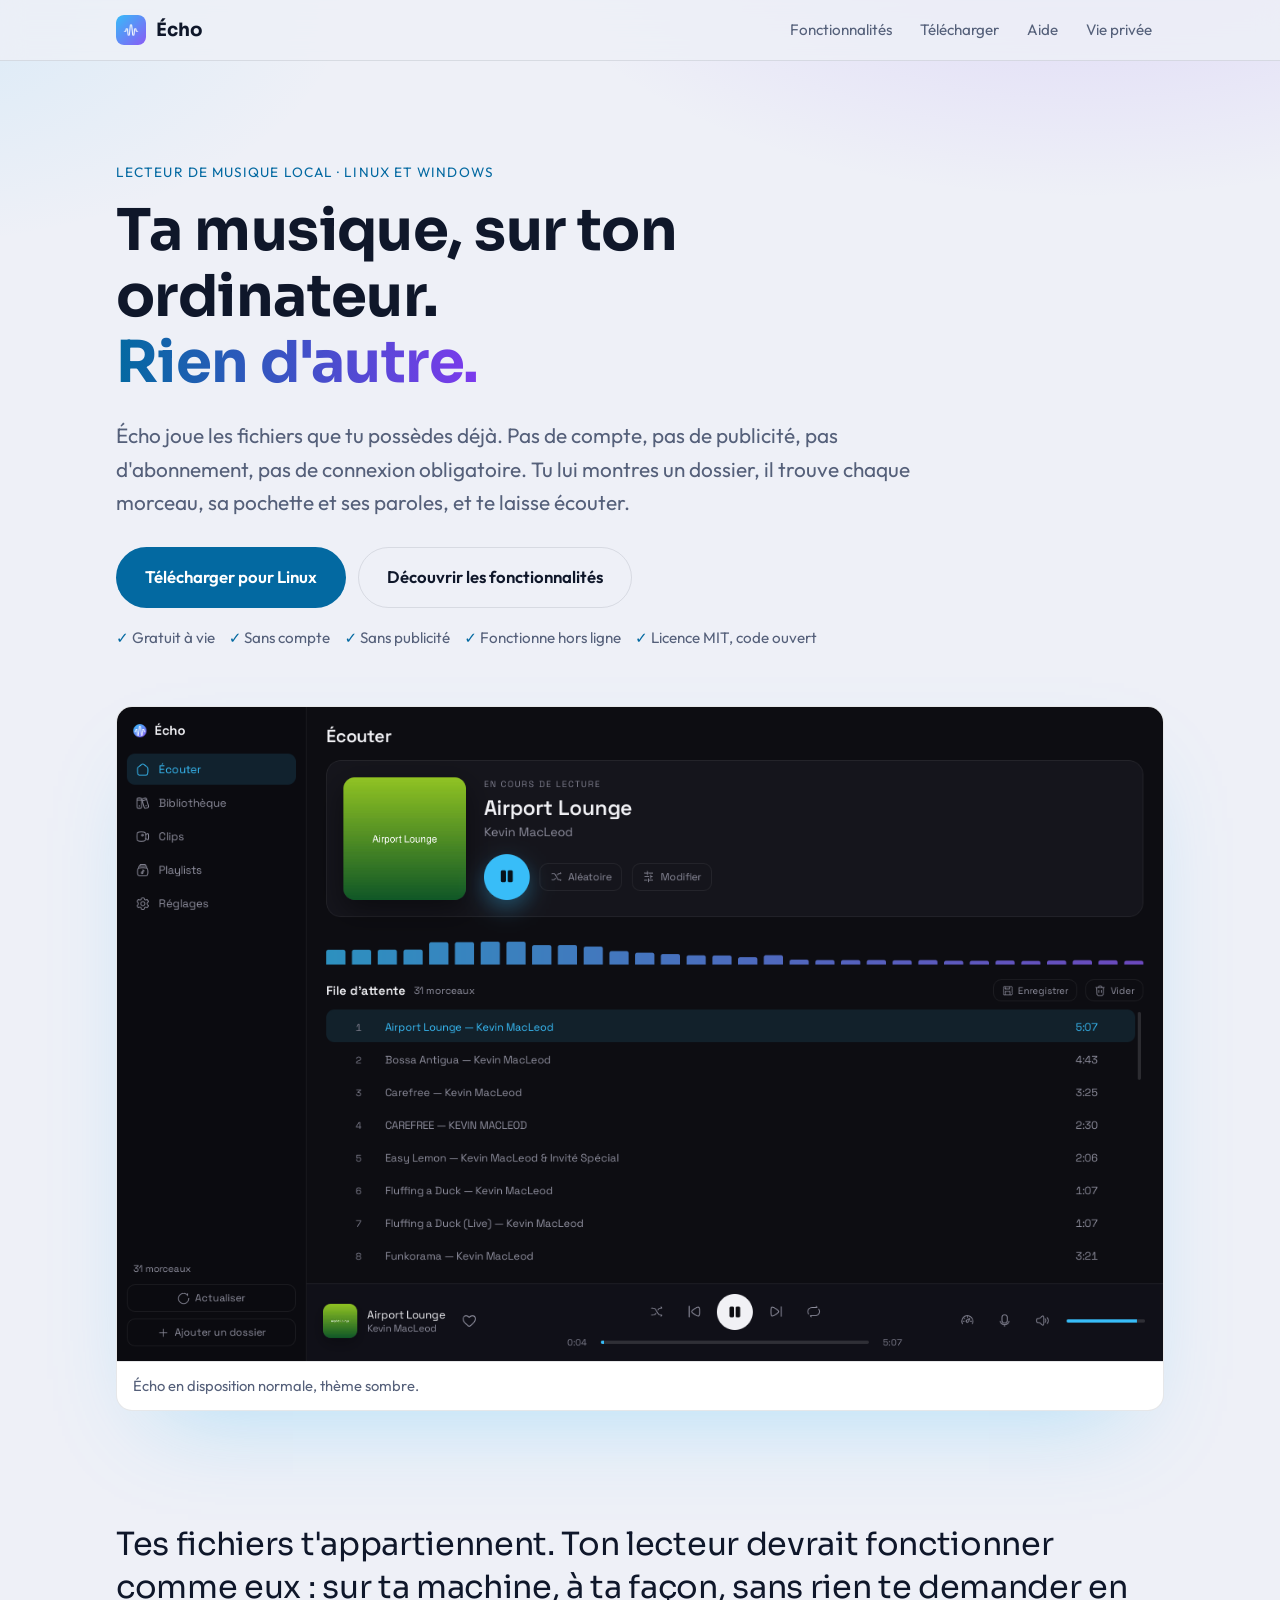
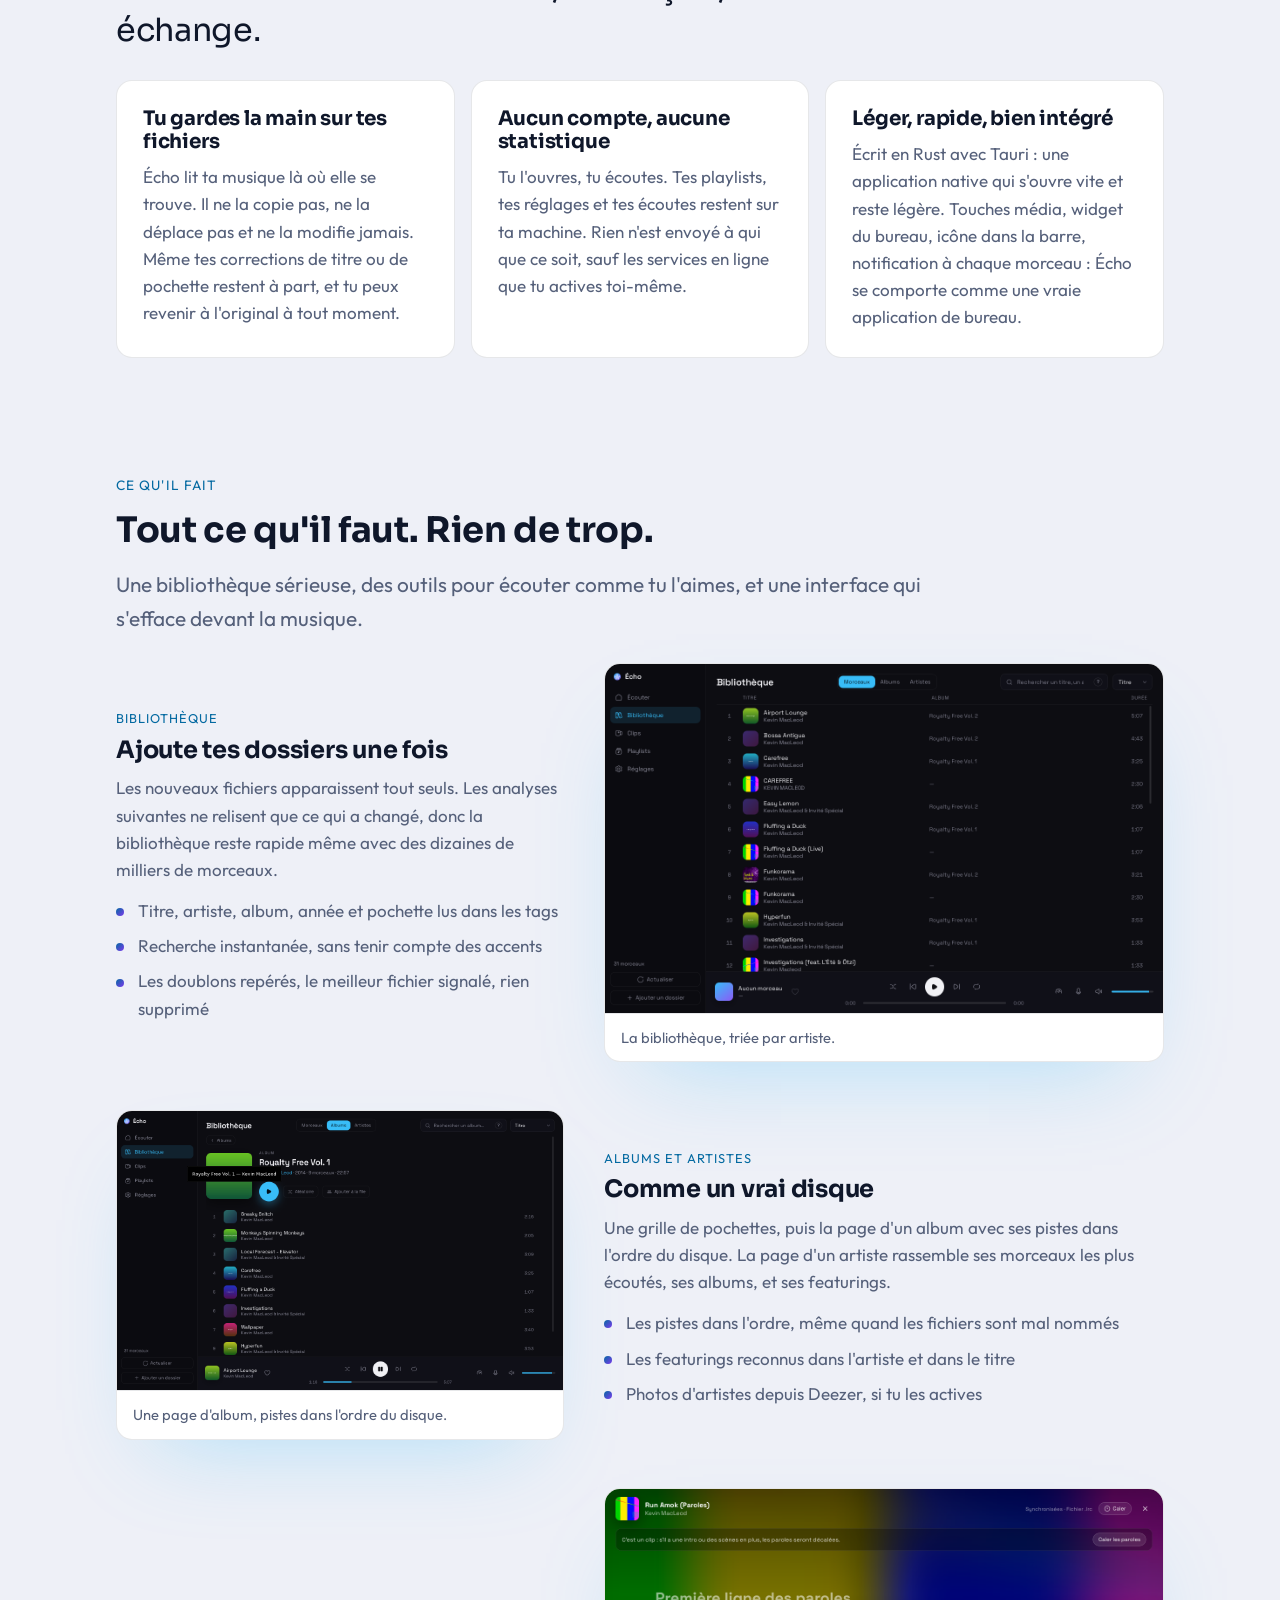
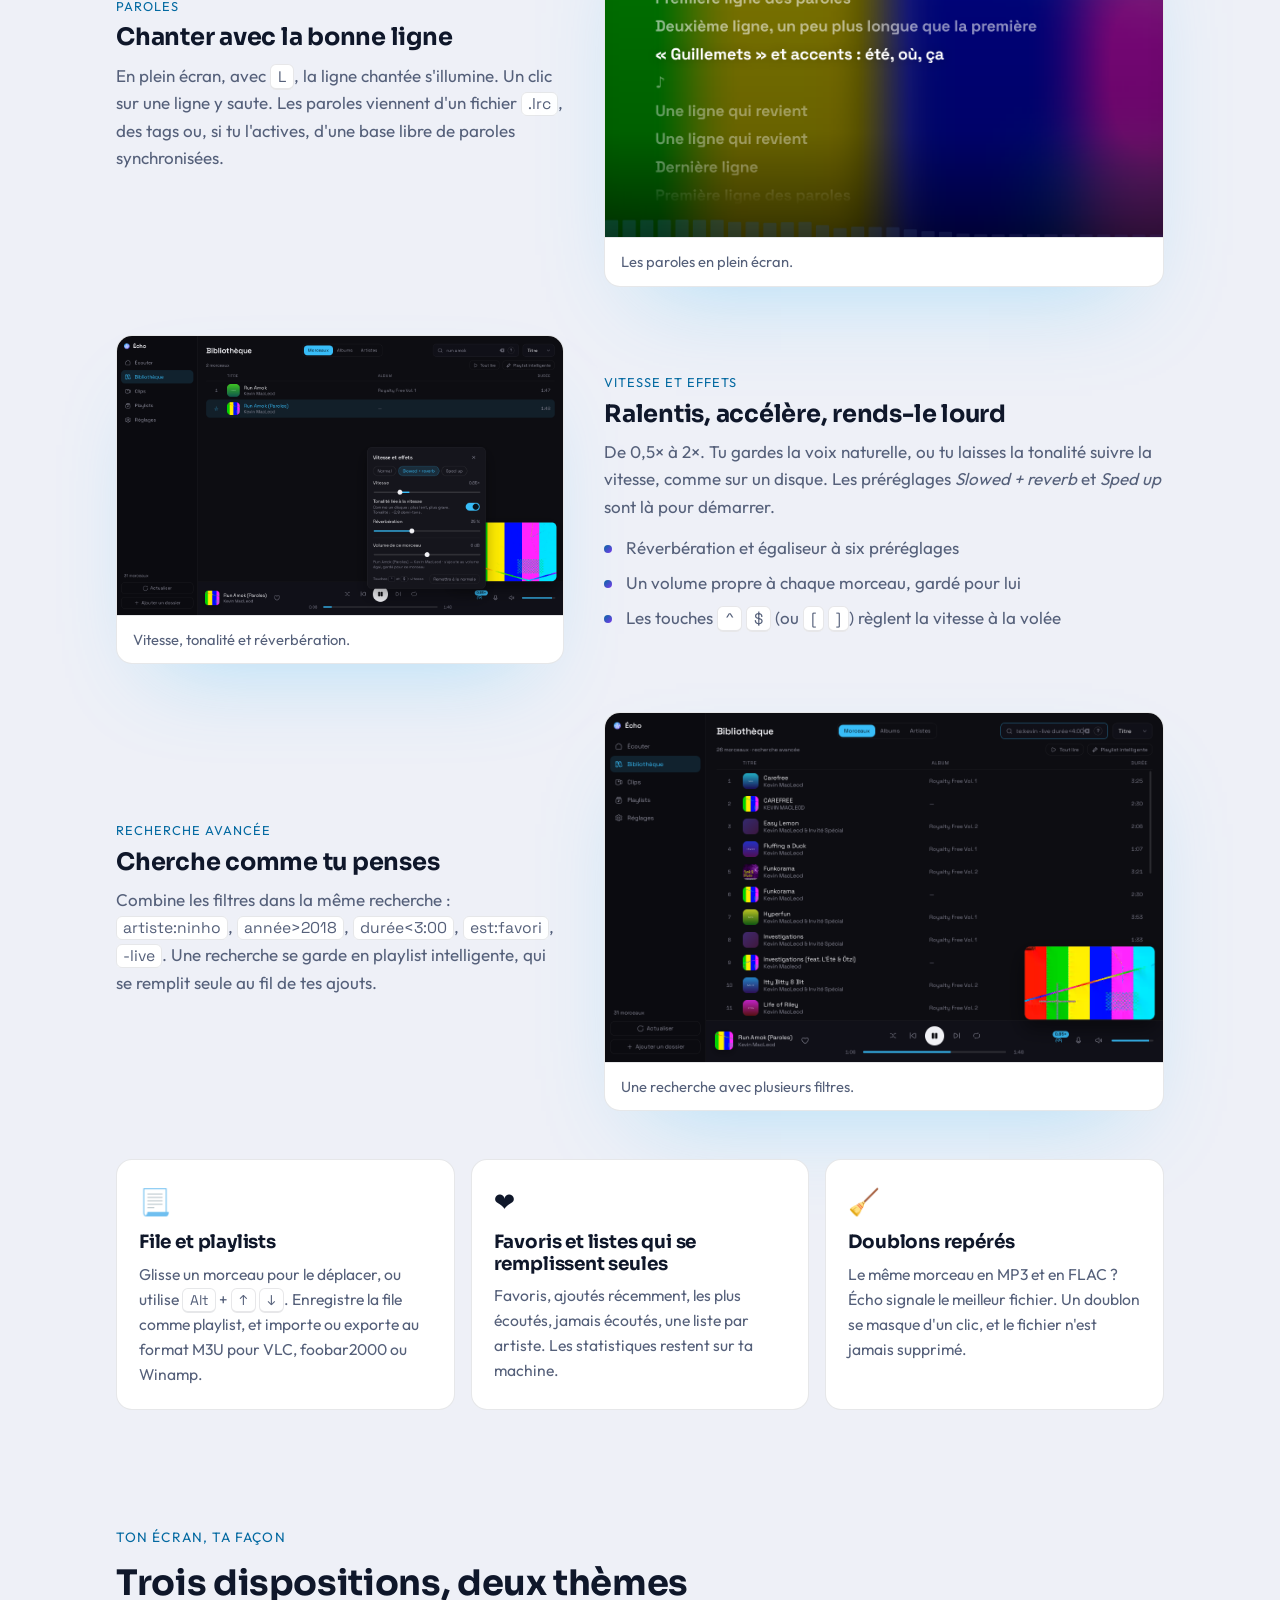
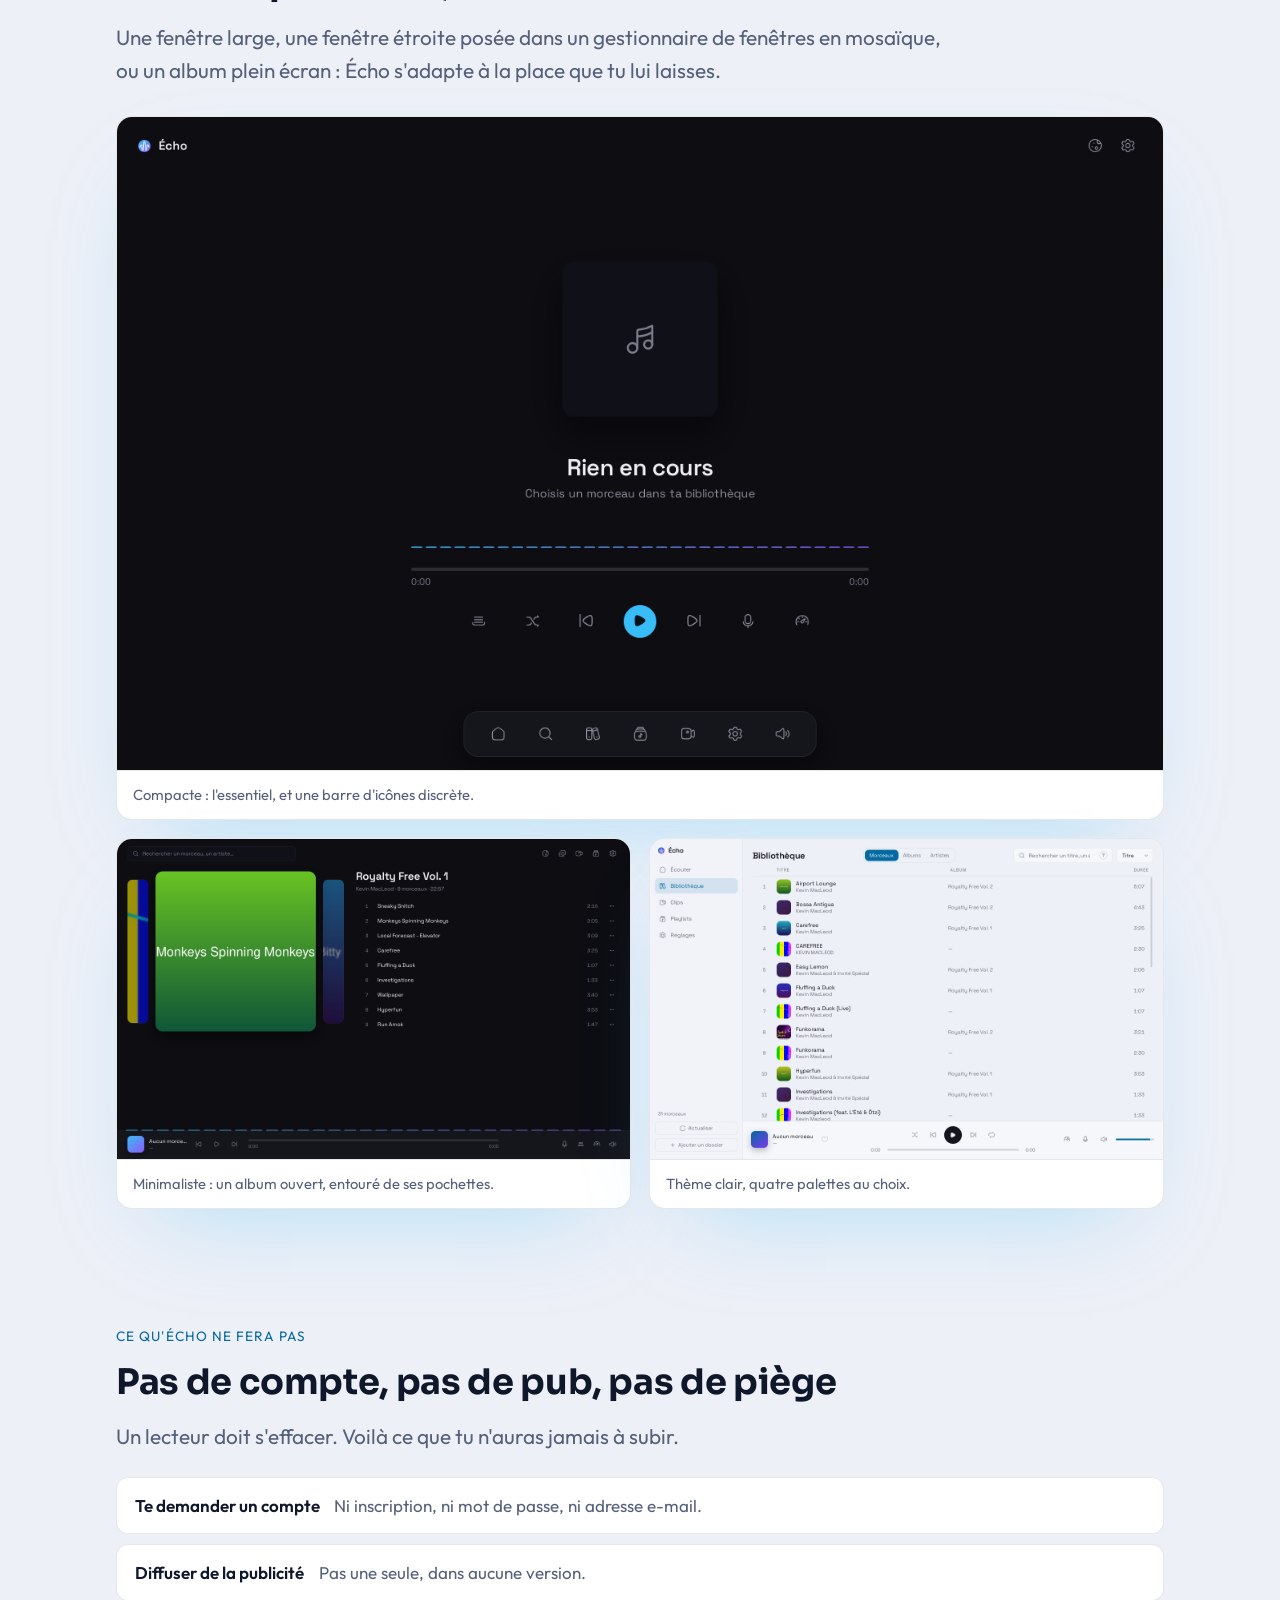
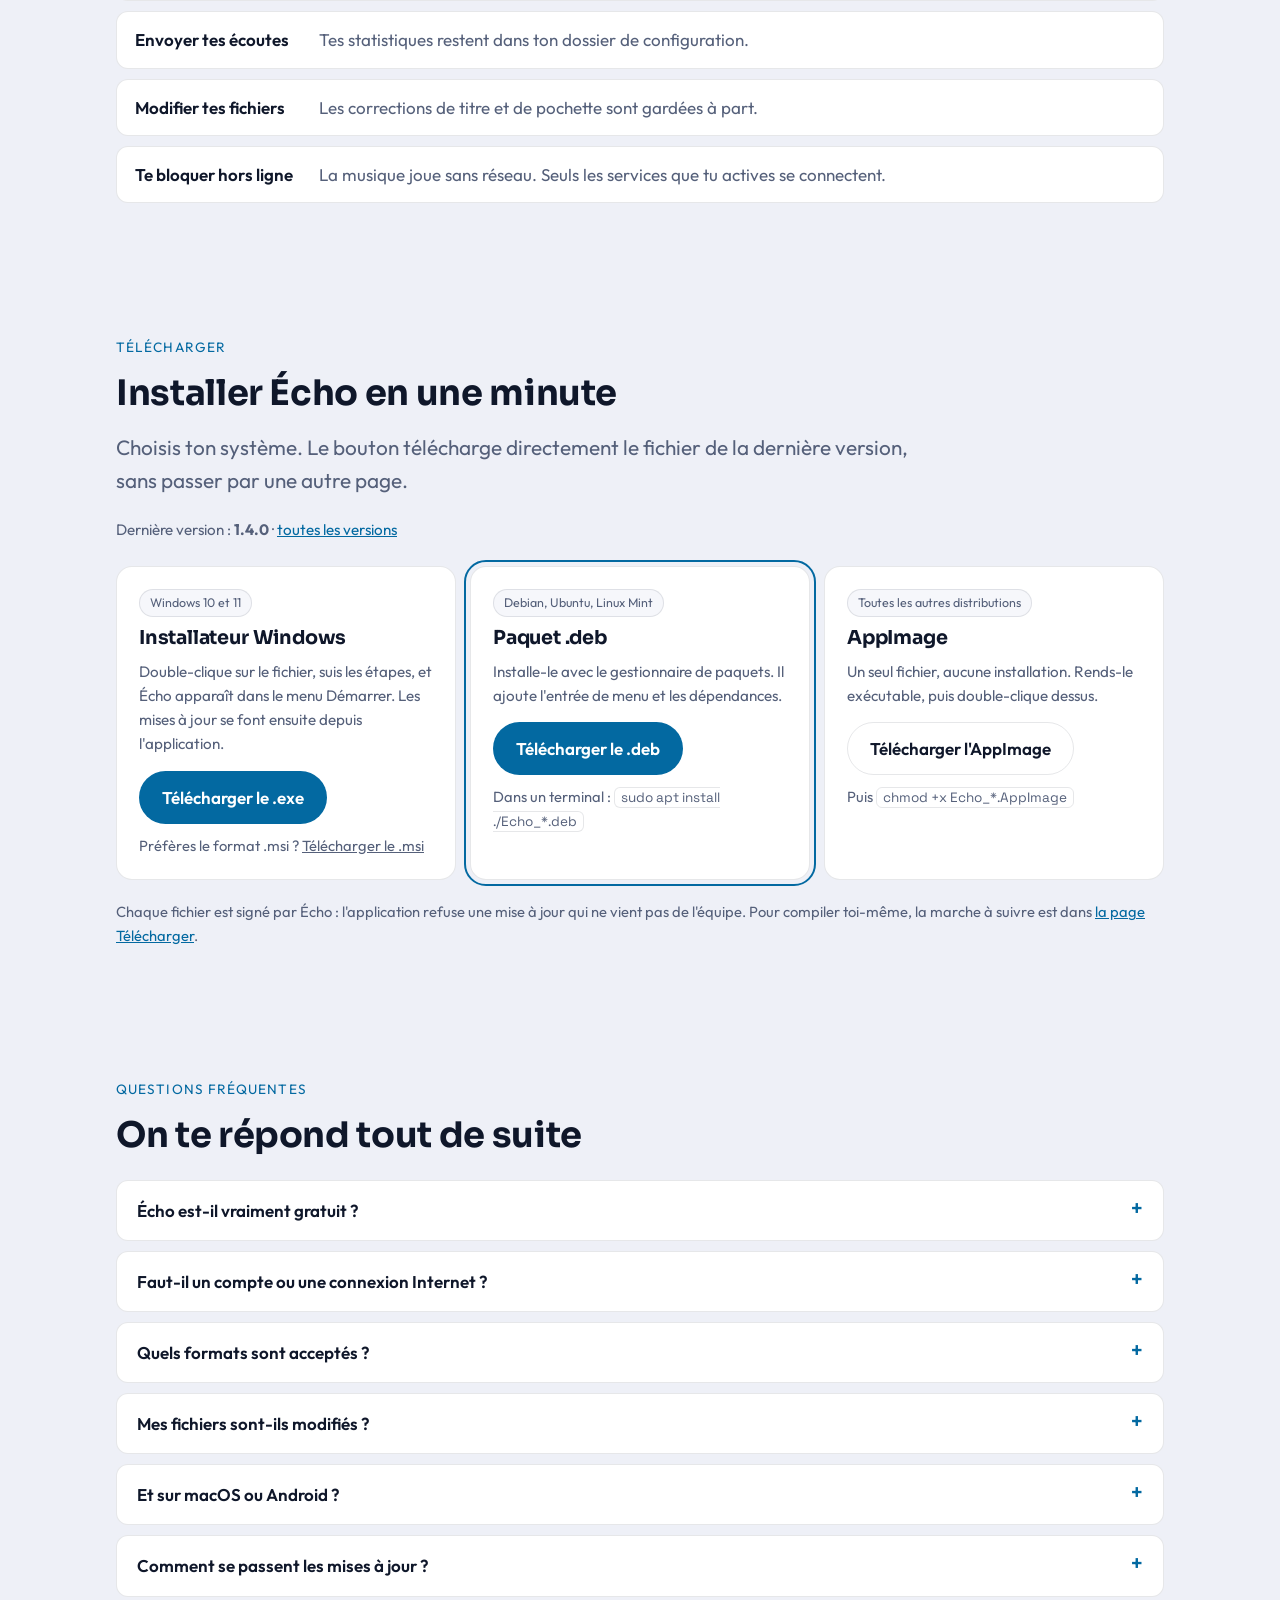
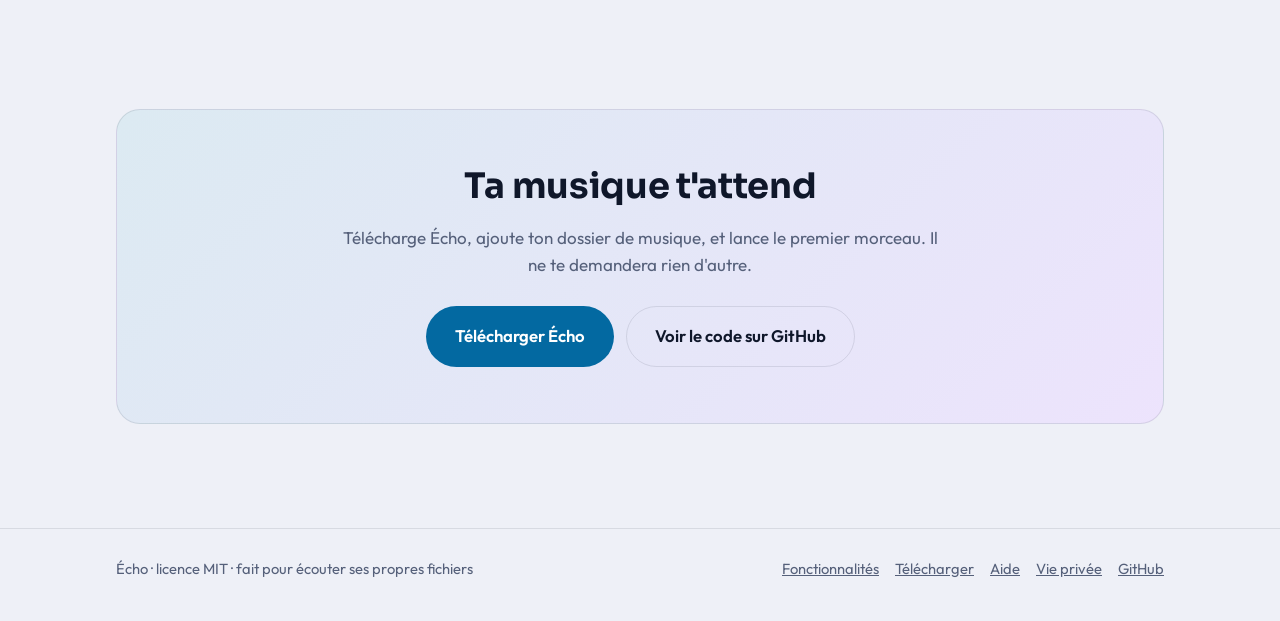
<file: site/index.html>
<!doctype html>
<html lang="fr">
<head>
  <meta charset="utf-8">
  <meta name="viewport" content="width=device-width, initial-scale=1">
  <title>Écho · Ta musique, tes fichiers</title>
  <meta name="description" content="Écho est un lecteur de musique local pour Linux et Windows. Sans compte, sans publicité, sans abonnement et sans connexion : tu lui montres un dossier, il joue tout ce qu'il contient.">
  <meta name="color-scheme" content="dark light">
  <meta property="og:title" content="Écho · Ta musique, tes fichiers">
  <meta property="og:description" content="Un lecteur de musique local pour Linux et Windows. Sans compte, sans publicité, sans abonnement.">
  <meta property="og:type" content="website">
  <meta property="og:image" content="img/shots/01-ecouter.png">
  <link rel="icon" href="img/favicon.png">
  <link rel="stylesheet" href="styles.css">
</head>
<body>
  <header class="top">
    <div class="wrap">
      <a class="brand" href="index.html"><img src="img/icon.png" alt="" width="30" height="30">Écho</a>
      <nav class="nav" aria-label="Navigation principale">
        <a href="fonctionnalites.html">Fonctionnalités</a>
        <a href="#telecharger">Télécharger</a>
        <a href="aide.html">Aide</a>
        <a href="confidentialite.html">Vie privée</a>
      </nav>
    </div>
  </header>

  <main>
    <!-- Accroche -->
    <section class="wrap hero">
      <div class="hero-copy">
        <span class="eyebrow">Lecteur de musique local · Linux et Windows</span>
        <h1>Ta musique, sur ton ordinateur.<br><span class="grad">Rien d'autre.</span></h1>
        <p class="lead">Écho joue les fichiers que tu possèdes déjà. Pas de compte, pas de publicité, pas d'abonnement, pas de connexion obligatoire. Tu lui montres un dossier, il trouve chaque morceau, sa pochette et ses paroles, et te laisse écouter.</p>
        <div class="actions">
          <a class="btn big" id="cta-main" href="#telecharger">Télécharger Écho</a>
          <a class="btn ghost big" href="fonctionnalites.html">Découvrir les fonctionnalités</a>
        </div>
        <div class="hero-meta">
          <span>Gratuit à vie</span>
          <span>Sans compte</span>
          <span>Sans publicité</span>
          <span>Fonctionne hors ligne</span>
          <span>Licence MIT, code ouvert</span>
        </div>
      </div>

      <figure class="shot hero-shot">
        <img src="img/shots/01-ecouter.png" width="1280" height="800" alt="La fenêtre d'Écho : la liste des morceaux à gauche, la pochette et les contrôles en bas" fetchpriority="high">
        <figcaption>Écho en disposition normale, thème sombre.</figcaption>
      </figure>
    </section>

    <!-- Manifeste -->
    <section class="wrap block">
      <p class="quote">Tes fichiers t'appartiennent. Ton lecteur devrait fonctionner comme eux : sur ta machine, à ta façon, sans rien te demander en échange.</p>
      <div class="pillars">
        <article class="pillar">
          <h3>Tu gardes la main sur tes fichiers</h3>
          <p>Écho lit ta musique là où elle se trouve. Il ne la copie pas, ne la déplace pas et ne la modifie jamais. Même tes corrections de titre ou de pochette restent à part, et tu peux revenir à l'original à tout moment.</p>
        </article>
        <article class="pillar">
          <h3>Aucun compte, aucune statistique</h3>
          <p>Tu l'ouvres, tu écoutes. Tes playlists, tes réglages et tes écoutes restent sur ta machine. Rien n'est envoyé à qui que ce soit, sauf les services en ligne que tu actives toi-même.</p>
        </article>
        <article class="pillar">
          <h3>Léger, rapide, bien intégré</h3>
          <p>Écrit en Rust avec Tauri : une application native qui s'ouvre vite et reste légère. Touches média, widget du bureau, icône dans la barre, notification à chaque morceau : Écho se comporte comme une vraie application de bureau.</p>
        </article>
      </div>
    </section>

    <!-- Fonctionnalités mises en scène -->
    <section class="wrap block" aria-labelledby="fonctions">
      <span class="eyebrow">Ce qu'il fait</span>
      <h2 id="fonctions">Tout ce qu'il faut. Rien de trop.</h2>
      <p class="lead">Une bibliothèque sérieuse, des outils pour écouter comme tu l'aimes, et une interface qui s'efface devant la musique.</p>

      <div class="showcase">
        <div class="showcase-row">
          <div class="txt">
            <span class="tag">Bibliothèque</span>
            <h3>Ajoute tes dossiers une fois</h3>
            <p>Les nouveaux fichiers apparaissent tout seuls. Les analyses suivantes ne relisent que ce qui a changé, donc la bibliothèque reste rapide même avec des dizaines de milliers de morceaux.</p>
            <ul>
              <li>Titre, artiste, album, année et pochette lus dans les tags</li>
              <li>Recherche instantanée, sans tenir compte des accents</li>
              <li>Les doublons repérés, le meilleur fichier signalé, rien supprimé</li>
            </ul>
          </div>
          <figure class="shot">
            <img src="img/shots/02-bibliotheque.png" width="1280" height="800" loading="lazy" alt="La bibliothèque d'Écho avec la liste des morceaux, triée par artiste">
            <figcaption>La bibliothèque, triée par artiste.</figcaption>
          </figure>
        </div>

        <div class="showcase-row flip">
          <figure class="shot">
            <img src="img/shots/03-album.png" width="1280" height="800" loading="lazy" alt="La page d'un album dans Écho, avec ses pistes dans l'ordre du disque">
            <figcaption>Une page d'album, pistes dans l'ordre du disque.</figcaption>
          </figure>
          <div class="txt">
            <span class="tag">Albums et artistes</span>
            <h3>Comme un vrai disque</h3>
            <p>Une grille de pochettes, puis la page d'un album avec ses pistes dans l'ordre du disque. La page d'un artiste rassemble ses morceaux les plus écoutés, ses albums, et ses featurings.</p>
            <ul>
              <li>Les pistes dans l'ordre, même quand les fichiers sont mal nommés</li>
              <li>Les featurings reconnus dans l'artiste et dans le titre</li>
              <li>Photos d'artistes depuis Deezer, si tu les actives</li>
            </ul>
          </div>
        </div>

        <div class="showcase-row">
          <div class="txt">
            <span class="tag">Paroles</span>
            <h3>Chanter avec la bonne ligne</h3>
            <p>En plein écran, avec <kbd>L</kbd>, la ligne chantée s'illumine. Un clic sur une ligne y saute. Les paroles viennent d'un fichier <code>.lrc</code>, des tags ou, si tu l'actives, d'une base libre de paroles synchronisées.</p>
          </div>
          <figure class="shot">
            <img src="img/shots/05-paroles.png" width="1280" height="800" loading="lazy" alt="Les paroles en plein écran, la ligne en cours est mise en avant">
            <figcaption>Les paroles en plein écran.</figcaption>
          </figure>
        </div>

        <div class="showcase-row flip">
          <figure class="shot">
            <img src="img/shots/06-vitesse.png" width="1280" height="800" loading="lazy" alt="Le panneau Vitesse et effets, avec le curseur de vitesse, la tonalité liée et la réverbération">
            <figcaption>Vitesse, tonalité et réverbération.</figcaption>
          </figure>
          <div class="txt">
            <span class="tag">Vitesse et effets</span>
            <h3>Ralentis, accélère, rends-le lourd</h3>
            <p>De 0,5× à 2×. Tu gardes la voix naturelle, ou tu laisses la tonalité suivre la vitesse, comme sur un disque. Les préréglages <em>Slowed + reverb</em> et <em>Sped up</em> sont là pour démarrer.</p>
            <ul>
              <li>Réverbération et égaliseur à six préréglages</li>
              <li>Un volume propre à chaque morceau, gardé pour lui</li>
              <li>Les touches <kbd>^</kbd> <kbd>$</kbd> (ou <kbd>[</kbd> <kbd>]</kbd>) règlent la vitesse à la volée</li>
            </ul>
          </div>
        </div>


        <div class="showcase-row">
          <div class="txt">
            <span class="tag">Recherche avancée</span>
            <h3>Cherche comme tu penses</h3>
            <p>Combine les filtres dans la même recherche : <code>artiste:ninho</code>, <code>année&gt;2018</code>, <code>durée&lt;3:00</code>, <code>est:favori</code>, <code>-live</code>. Une recherche se garde en playlist intelligente, qui se remplit seule au fil de tes ajouts.</p>
          </div>
          <figure class="shot">
            <img src="img/shots/08-recherche.png" width="1280" height="800" loading="lazy" alt="La recherche avancée d'Écho : artiste:kevin, sans les morceaux live, moins de 4 minutes">
            <figcaption>Une recherche avec plusieurs filtres.</figcaption>
          </figure>
        </div>
      </div>

      <div class="cards more-features">
        <article class="card">
          <div class="ico">📃</div>
          <h3>File et playlists</h3>
          <p>Glisse un morceau pour le déplacer, ou utilise <kbd>Alt</kbd> + <kbd>↑</kbd> <kbd>↓</kbd>. Enregistre la file comme playlist, et importe ou exporte au format M3U pour VLC, foobar2000 ou Winamp.</p>
        </article>
        <article class="card">
          <div class="ico">❤️</div>
          <h3>Favoris et listes qui se remplissent seules</h3>
          <p>Favoris, ajoutés récemment, les plus écoutés, jamais écoutés, une liste par artiste. Les statistiques restent sur ta machine.</p>
        </article>
        <article class="card">
          <div class="ico">🧹</div>
          <h3>Doublons repérés</h3>
          <p>Le même morceau en MP3 et en FLAC ? Écho signale le meilleur fichier. Un doublon se masque d'un clic, et le fichier n'est jamais supprimé.</p>
        </article>
      </div>
    </section>

    <!-- Dispositions -->
    <section class="wrap block" aria-labelledby="dispositions">
      <span class="eyebrow">Ton écran, ta façon</span>
      <h2 id="dispositions">Trois dispositions, deux thèmes</h2>
      <p class="lead">Une fenêtre large, une fenêtre étroite posée dans un gestionnaire de fenêtres en mosaïque, ou un album plein écran : Écho s'adapte à la place que tu lui laisses.</p>
      <div class="gallery">
        <figure class="shot wide">
          <img src="img/shots/11-compacte.png" width="1280" height="800" loading="lazy" alt="Disposition compacte d'Écho, avec le lecteur réduit à l'essentiel">
          <figcaption>Compacte : l'essentiel, et une barre d'icônes discrète.</figcaption>
        </figure>
        <figure class="shot">
          <img src="img/shots/12-minimaliste.png" width="1280" height="800" loading="lazy" alt="Disposition minimaliste d'Écho : un album ouvert, entouré de ses pochettes">
          <figcaption>Minimaliste : un album ouvert, entouré de ses pochettes.</figcaption>
        </figure>
        <figure class="shot">
          <img src="img/shots/13-clair.png" width="1280" height="800" loading="lazy" alt="Écho en thème clair, la bibliothèque en détail">
          <figcaption>Thème clair, quatre palettes au choix.</figcaption>
        </figure>
      </div>
    </section>

    <!-- Ce qu'il ne fera jamais -->
    <section class="wrap block" aria-labelledby="jamais">
      <span class="eyebrow">Ce qu'Écho ne fera pas</span>
      <h2 id="jamais">Pas de compte, pas de pub, pas de piège</h2>
      <p class="lead">Un lecteur doit s'effacer. Voilà ce que tu n'auras jamais à subir.</p>
      <ul class="never">
        <li><b>Te demander un compte</b><span>Ni inscription, ni mot de passe, ni adresse e-mail.</span></li>
        <li><b>Diffuser de la publicité</b><span>Pas une seule, dans aucune version.</span></li>
        <li><b>Envoyer tes écoutes</b><span>Tes statistiques restent dans ton dossier de configuration.</span></li>
        <li><b>Modifier tes fichiers</b><span>Les corrections de titre et de pochette sont gardées à part.</span></li>
        <li><b>Te bloquer hors ligne</b><span>La musique joue sans réseau. Seuls les services que tu actives se connectent.</span></li>
      </ul>
    </section>

    <!-- Téléchargement -->
    <section class="wrap block" id="telecharger" aria-labelledby="installer">
      <span class="eyebrow">Télécharger</span>
      <h2 id="installer">Installer Écho en une minute</h2>
      <p class="lead">Choisis ton système. Le bouton télécharge directement le fichier de la dernière version, sans passer par une autre page.</p>
      <p class="dl-version" id="dl-version">Dernière version : <strong id="dl-num">1.4.0</strong> · <a href="https://github.com/wave3k/echo-player/releases">toutes les versions</a></p>

      <div class="dl-grid">
        <article class="dl" id="dl-windows" data-os="windows">
          <span class="dl-tag">Windows 10 et 11</span>
          <h3>Installateur Windows</h3>
          <p>Double-clique sur le fichier, suis les étapes, et Écho apparaît dans le menu Démarrer. Les mises à jour se font ensuite depuis l'application.</p>
          <a class="btn" href="https://github.com/wave3k/echo-player/releases/download/v1.4.0/Echo_1.4.0_x64-setup.exe" data-asset="exe">Télécharger le .exe</a>
          <p class="alt">Préfères le format .msi ? <a href="https://github.com/wave3k/echo-player/releases/download/v1.4.0/Echo_1.4.0_x64_en-US.msi" data-asset="msi">Télécharger le .msi</a></p>
        </article>

        <article class="dl" id="dl-deb" data-os="linux">
          <span class="dl-tag">Debian, Ubuntu, Linux Mint</span>
          <h3>Paquet .deb</h3>
          <p>Installe-le avec le gestionnaire de paquets. Il ajoute l'entrée de menu et les dépendances.</p>
          <a class="btn" href="https://github.com/wave3k/echo-player/releases/download/v1.4.0/Echo_1.4.0_amd64.deb" data-asset="deb">Télécharger le .deb</a>
          <p class="alt">Dans un terminal : <code>sudo apt install ./Echo_*.deb</code></p>
        </article>

        <article class="dl" id="dl-appimage" data-os="linux">
          <span class="dl-tag">Toutes les autres distributions</span>
          <h3>AppImage</h3>
          <p>Un seul fichier, aucune installation. Rends-le exécutable, puis double-clique dessus.</p>
          <a class="btn ghost" href="https://github.com/wave3k/echo-player/releases/download/v1.4.0/Echo_1.4.0_amd64.AppImage" data-asset="appimage">Télécharger l'AppImage</a>
          <p class="alt">Puis <code>chmod +x Echo_*.AppImage</code></p>
        </article>
      </div>

      <p class="notice" style="margin-top:20px">Chaque fichier est signé par Écho : l'application refuse une mise à jour qui ne vient pas de l'équipe. Pour compiler toi-même, la marche à suivre est dans <a href="telecharger.html#sources">la page Télécharger</a>.</p>
    </section>

    <!-- FAQ -->
    <section class="wrap block" aria-labelledby="faq">
      <span class="eyebrow">Questions fréquentes</span>
      <h2 id="faq">On te répond tout de suite</h2>
      <div class="faq">
        <details>
          <summary>Écho est-il vraiment gratuit ?</summary>
          <p>Oui, à vie. Écho est distribué sous licence MIT : gratuit, libre, et son code source est public sur GitHub.</p>
        </details>
        <details>
          <summary>Faut-il un compte ou une connexion Internet ?</summary>
          <p>Non. Écho fonctionne hors ligne. Les seules connexions sont la vérification des mises à jour (désactivable) et, si tu les actives, les paroles et pochettes en ligne ainsi que les photos d'artistes.</p>
        </details>
        <details>
          <summary>Quels formats sont acceptés ?</summary>
          <p>mp3, flac, m4a, aac, ogg, opus, wav, aiff, wma et d'autres formats moins courants. Les vidéos (mp4, webm, mkv, mov) se lisent pour leur son seulement.</p>
        </details>
        <details>
          <summary>Mes fichiers sont-ils modifiés ?</summary>
          <p>Jamais. Les corrections de titre, d'artiste ou de pochette sont enregistrées à côté, dans les données d'Écho, et tu peux les annuler.</p>
        </details>
        <details>
          <summary>Et sur macOS ou Android ?</summary>
          <p>Pas pour l'instant : Écho vise Linux et Windows. Le code étant ouvert, rien n'empêche de le compiler ailleurs, mais ce n'est pas testé.</p>
        </details>
        <details>
          <summary>Comment se passent les mises à jour ?</summary>
          <p>Écho vérifie les nouvelles versions toutes les six heures. Il peut les installer seul, ou simplement te prévenir, au choix dans les réglages.</p>
        </details>
      </div>
    </section>

    <!-- Appel final -->
    <section class="wrap block">
      <div class="final">
        <h2>Ta musique t'attend</h2>
        <p>Télécharge Écho, ajoute ton dossier de musique, et lance le premier morceau. Il ne te demandera rien d'autre.</p>
        <div class="actions" style="justify-content:center">
          <a class="btn big" href="#telecharger">Télécharger Écho</a>
          <a class="btn ghost big" href="https://github.com/wave3k/echo-player">Voir le code sur GitHub</a>
        </div>
      </div>
    </section>
  </main>

  <footer>
    <div class="wrap">
      <span>Écho · licence MIT · fait pour écouter ses propres fichiers</span>
      <nav aria-label="Pied de page">
        <a href="fonctionnalites.html">Fonctionnalités</a>
        <a href="#telecharger">Télécharger</a>
        <a href="aide.html">Aide</a>
        <a href="confidentialite.html">Vie privée</a>
        <a href="https://github.com/wave3k/echo-player">GitHub</a>
      </nav>
    </div>
  </footer>

  <script src="script.js" defer></script>
</body>
</html>
</file>
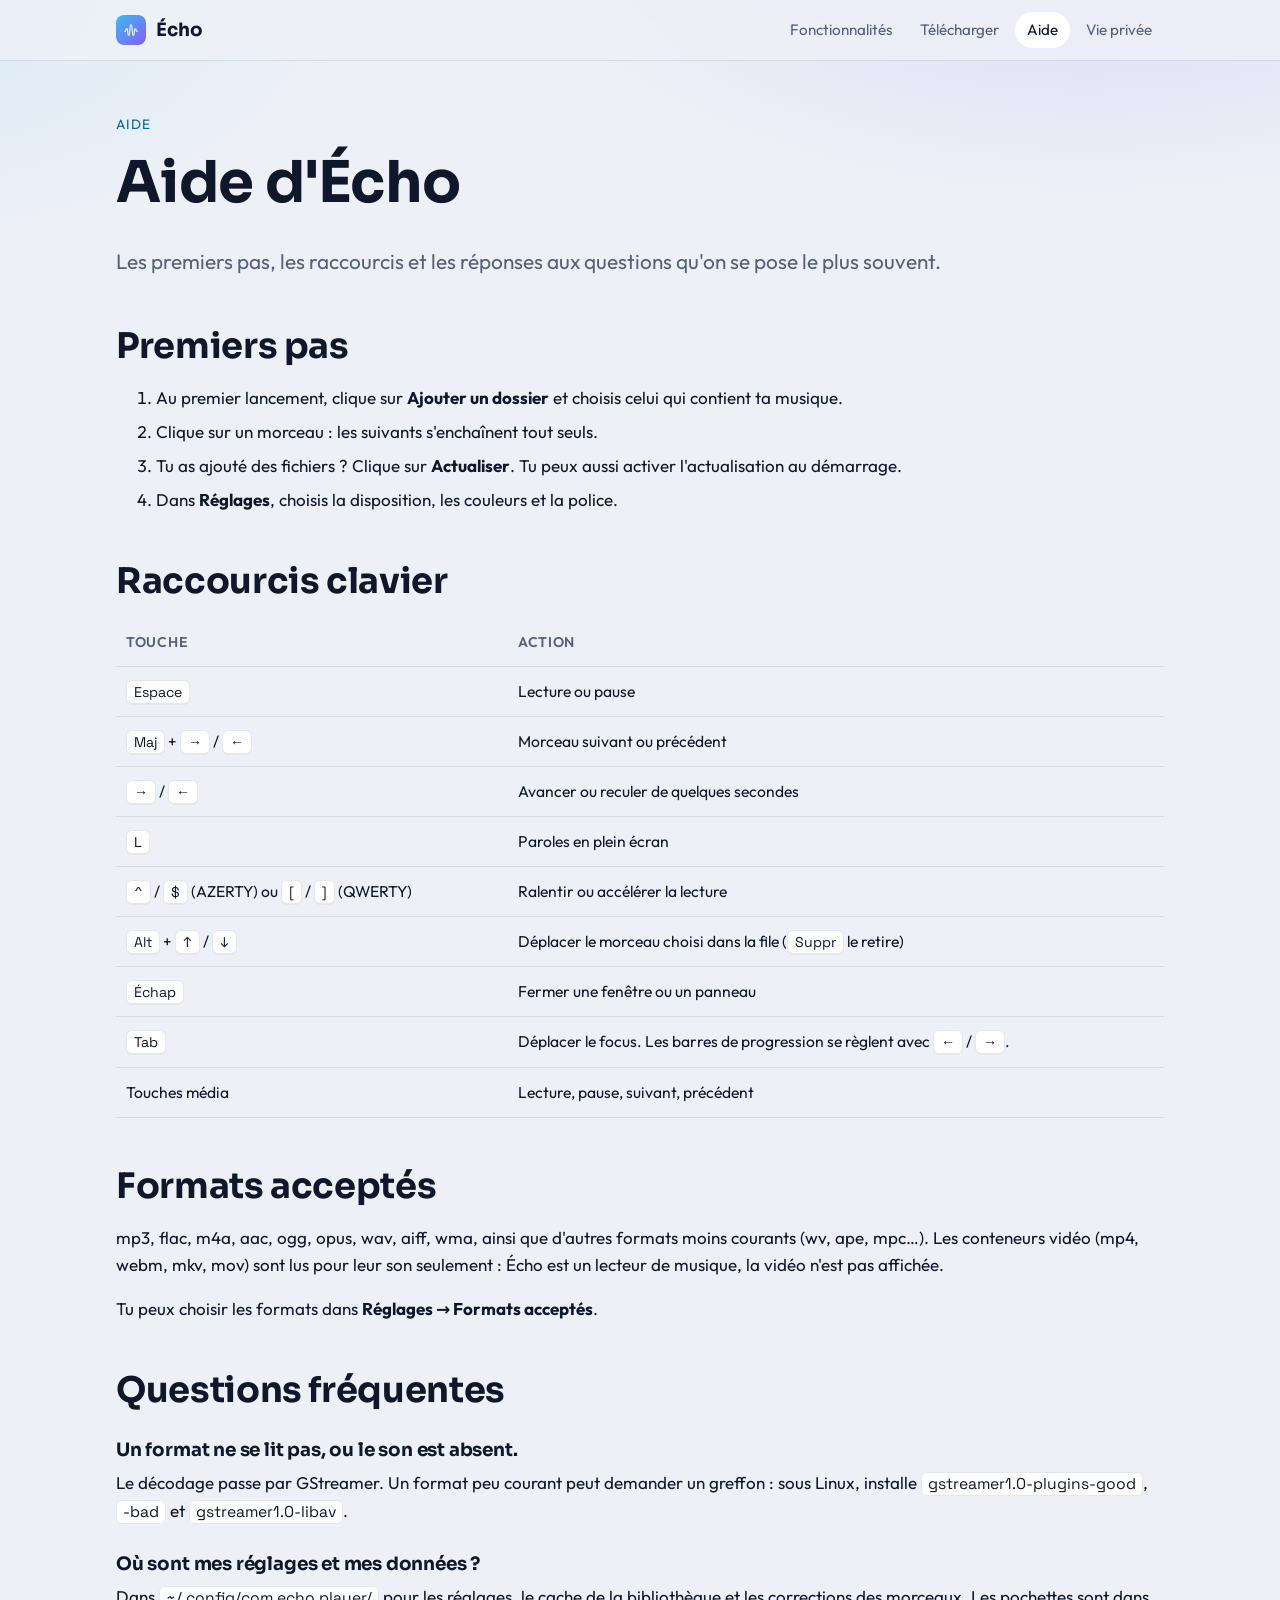
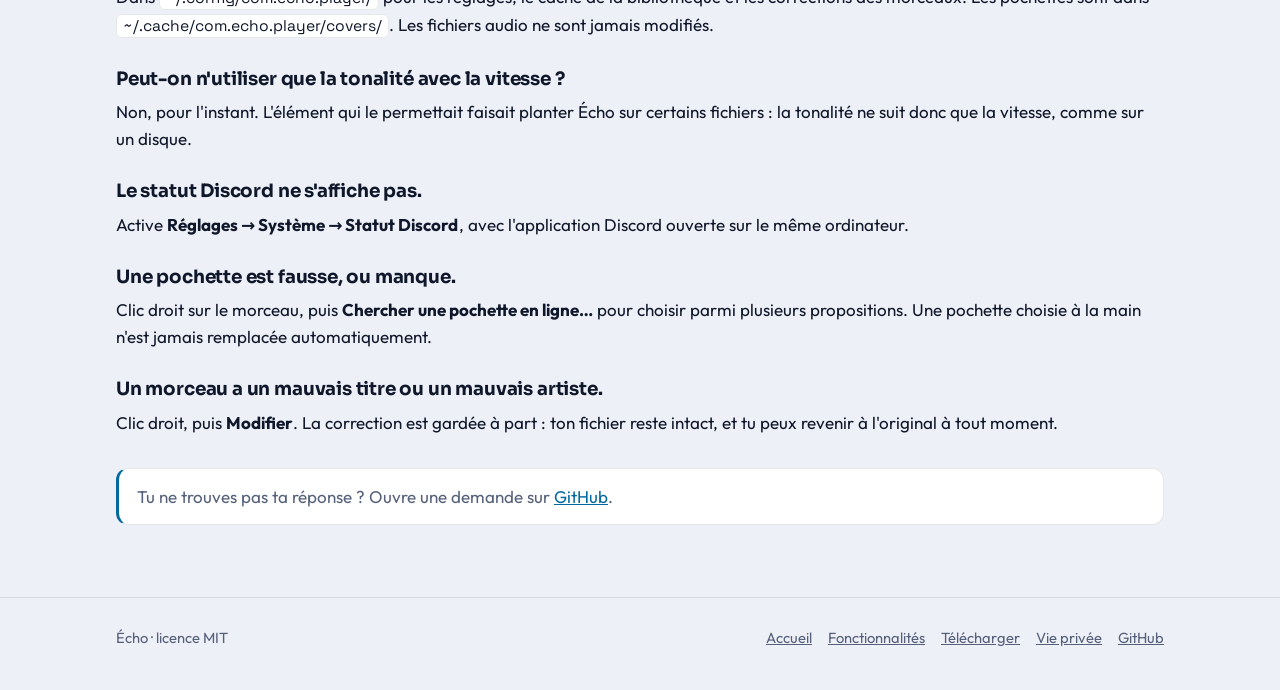
<file: site/aide.html>
<!doctype html>
<html lang="fr">
<head>
  <meta charset="utf-8">
  <meta name="viewport" content="width=device-width, initial-scale=1">
  <title>Aide · Écho</title>
  <meta name="description" content="Premiers pas, raccourcis clavier, formats acceptés et réponses aux questions fréquentes sur Écho.">
  <meta name="color-scheme" content="dark light">
  <link rel="icon" href="img/favicon.png">
  <link rel="stylesheet" href="styles.css">
</head>
<body>
  <header class="top">
    <div class="wrap">
      <a class="brand" href="index.html"><img src="img/icon.png" alt="" width="30" height="30">Écho</a>
      <nav class="nav" aria-label="Navigation principale">
        <a href="fonctionnalites.html">Fonctionnalités</a>
        <a href="telecharger.html">Télécharger</a>
        <a href="aide.html" aria-current="page">Aide</a>
        <a href="confidentialite.html">Vie privée</a>
      </nav>
    </div>
  </header>

  <main class="wrap page prose">
    <span class="eyebrow">Aide</span>
    <h1>Aide d'Écho</h1>
    <p class="lead">Les premiers pas, les raccourcis et les réponses aux questions qu'on se pose le plus souvent.</p>

    <h2>Premiers pas</h2>
    <ol>
      <li>Au premier lancement, clique sur <strong>Ajouter un dossier</strong> et choisis celui qui contient ta musique.</li>
      <li>Clique sur un morceau : les suivants s'enchaînent tout seuls.</li>
      <li>Tu as ajouté des fichiers ? Clique sur <strong>Actualiser</strong>. Tu peux aussi activer l'actualisation au démarrage.</li>
      <li>Dans <strong>Réglages</strong>, choisis la disposition, les couleurs et la police.</li>
    </ol>

    <h2>Raccourcis clavier</h2>
    <div class="scroll"><table>
      <thead><tr><th>Touche</th><th>Action</th></tr></thead>
      <tbody>
        <tr><td><kbd>Espace</kbd></td><td>Lecture ou pause</td></tr>
        <tr><td><kbd>Maj</kbd> + <kbd>→</kbd> / <kbd>←</kbd></td><td>Morceau suivant ou précédent</td></tr>
        <tr><td><kbd>→</kbd> / <kbd>←</kbd></td><td>Avancer ou reculer de quelques secondes</td></tr>
        <tr><td><kbd>L</kbd></td><td>Paroles en plein écran</td></tr>
        <tr><td><kbd>^</kbd> / <kbd>$</kbd> (AZERTY) ou <kbd>[</kbd> / <kbd>]</kbd> (QWERTY)</td><td>Ralentir ou accélérer la lecture</td></tr>
        <tr><td><kbd>Alt</kbd> + <kbd>↑</kbd> / <kbd>↓</kbd></td><td>Déplacer le morceau choisi dans la file (<kbd>Suppr</kbd> le retire)</td></tr>
        <tr><td><kbd>Échap</kbd></td><td>Fermer une fenêtre ou un panneau</td></tr>
        <tr><td><kbd>Tab</kbd></td><td>Déplacer le focus. Les barres de progression se règlent avec <kbd>←</kbd> / <kbd>→</kbd>.</td></tr>
        <tr><td>Touches média</td><td>Lecture, pause, suivant, précédent</td></tr>
      </tbody>
    </table></div>

    <h2>Formats acceptés</h2>
    <p>mp3, flac, m4a, aac, ogg, opus, wav, aiff, wma, ainsi que d'autres formats moins courants (wv, ape, mpc…). Les conteneurs vidéo (mp4, webm, mkv, mov) sont lus pour leur son seulement : Écho est un lecteur de musique, la vidéo n'est pas affichée.</p>
    <p>Tu peux choisir les formats dans <strong>Réglages → Formats acceptés</strong>.</p>

    <h2>Questions fréquentes</h2>

    <h3>Un format ne se lit pas, ou le son est absent.</h3>
    <p>Le décodage passe par GStreamer. Un format peu courant peut demander un greffon : sous Linux, installe <code>gstreamer1.0-plugins-good</code>, <code>-bad</code> et <code>gstreamer1.0-libav</code>.</p>

    <h3>Où sont mes réglages et mes données ?</h3>
    <p>Dans <code>~/.config/com.echo.player/</code> pour les réglages, le cache de la bibliothèque et les corrections des morceaux. Les pochettes sont dans <code>~/.cache/com.echo.player/covers/</code>. Les fichiers audio ne sont jamais modifiés.</p>

    <h3>Peut-on n'utiliser que la tonalité avec la vitesse ?</h3>
    <p>Non, pour l'instant. L'élément qui le permettait faisait planter Écho sur certains fichiers : la tonalité ne suit donc que la vitesse, comme sur un disque.</p>

    <h3>Le statut Discord ne s'affiche pas.</h3>
    <p>Active <strong>Réglages → Système → Statut Discord</strong>, avec l'application Discord ouverte sur le même ordinateur.</p>

    <h3>Une pochette est fausse, ou manque.</h3>
    <p>Clic droit sur le morceau, puis <strong>Chercher une pochette en ligne…</strong> pour choisir parmi plusieurs propositions. Une pochette choisie à la main n'est jamais remplacée automatiquement.</p>

    <h3>Un morceau a un mauvais titre ou un mauvais artiste.</h3>
    <p>Clic droit, puis <strong>Modifier</strong>. La correction est gardée à part : ton fichier reste intact, et tu peux revenir à l'original à tout moment.</p>

    <div class="note" style="margin-top:32px">Tu ne trouves pas ta réponse ? Ouvre une demande sur <a href="https://github.com/wave3k/echo-player/issues">GitHub</a>.</div>
  </main>

  <footer>
    <div class="wrap">
      <span>Écho · licence MIT</span>
      <nav aria-label="Pied de page">
        <a href="index.html">Accueil</a>
        <a href="fonctionnalites.html">Fonctionnalités</a>
        <a href="telecharger.html">Télécharger</a>
        <a href="confidentialite.html">Vie privée</a>
        <a href="https://github.com/wave3k/echo-player">GitHub</a>
      </nav>
    </div>
  </footer>
</body>
</html>
</file>
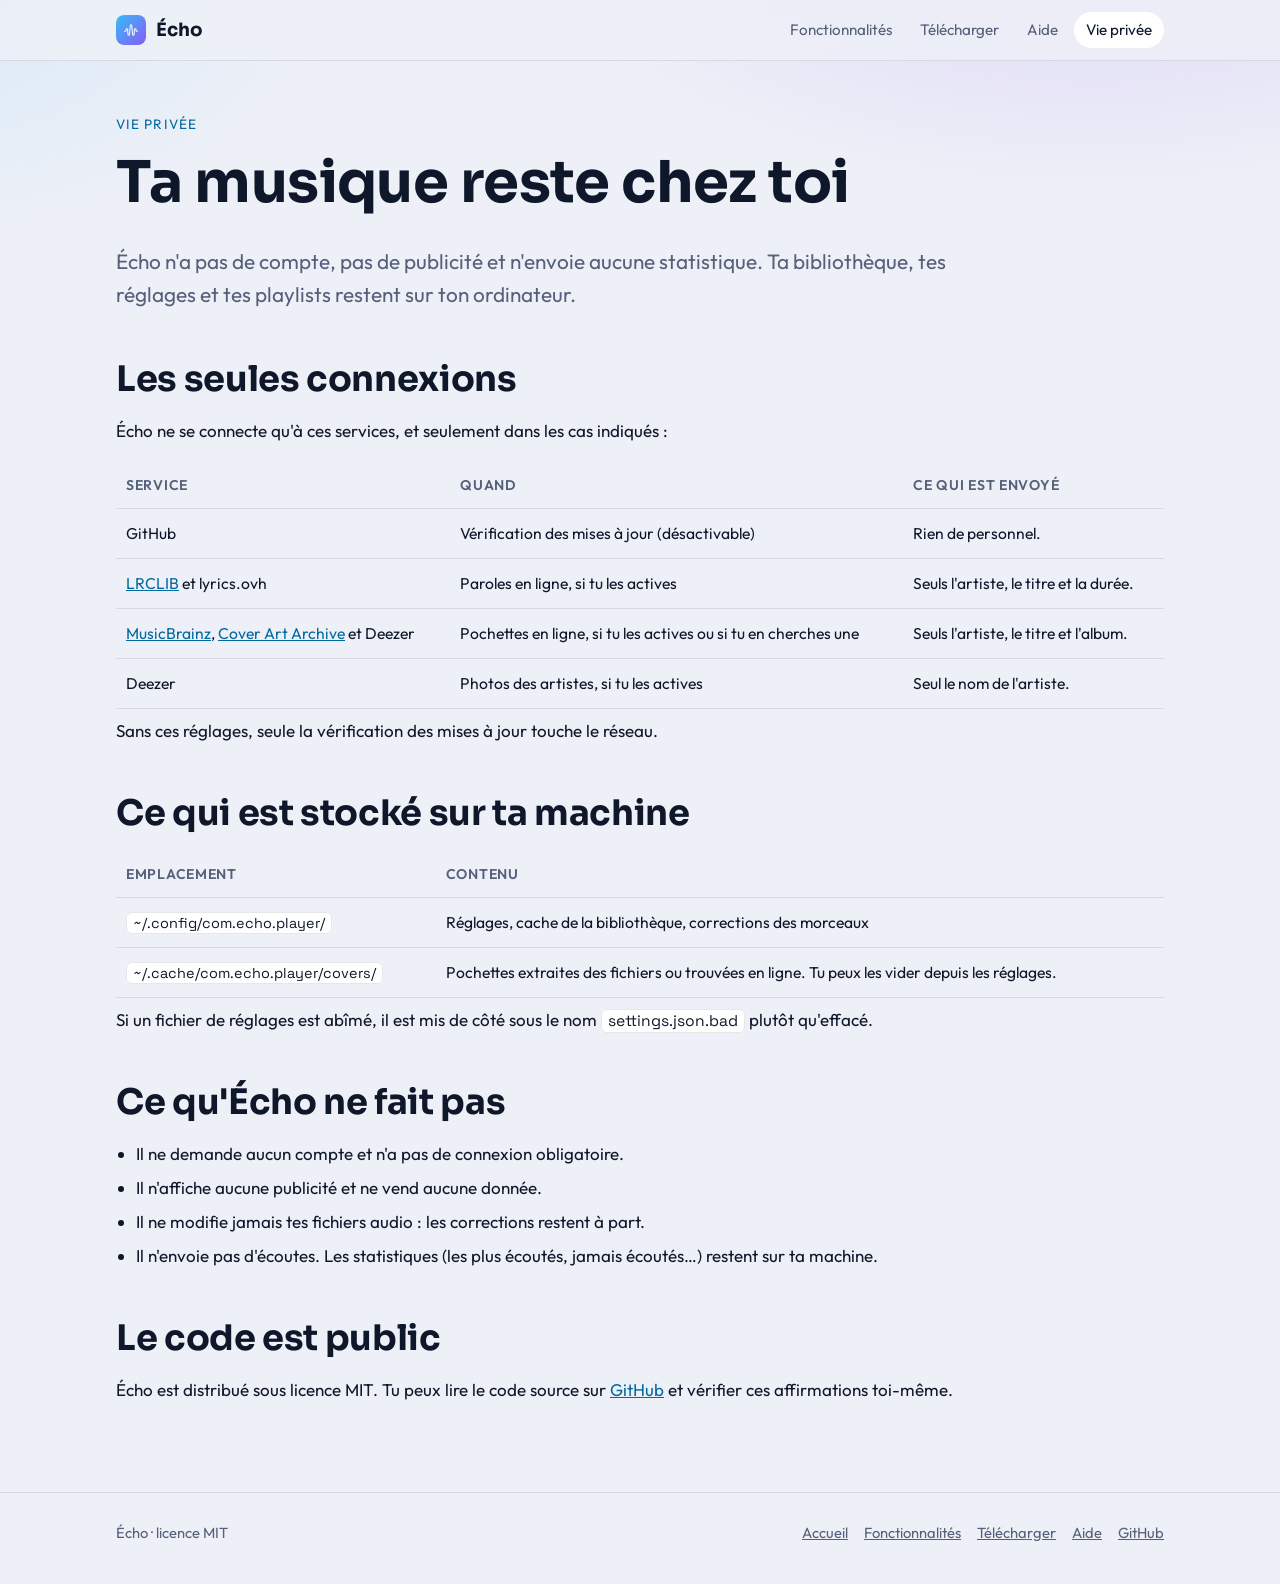
<file: site/confidentialite.html>
<!doctype html>
<html lang="fr">
<head>
  <meta charset="utf-8">
  <meta name="viewport" content="width=device-width, initial-scale=1">
  <title>Vie privée · Écho</title>
  <meta name="description" content="Écho ne collecte rien : ta musique et tes réglages restent sur ta machine. Voici les seuls services auxquels il se connecte.">
  <meta name="color-scheme" content="dark light">
  <link rel="icon" href="img/favicon.png">
  <link rel="stylesheet" href="styles.css">
</head>
<body>
  <header class="top">
    <div class="wrap">
      <a class="brand" href="index.html"><img src="img/icon.png" alt="" width="30" height="30">Écho</a>
      <nav class="nav" aria-label="Navigation principale">
        <a href="fonctionnalites.html">Fonctionnalités</a>
        <a href="telecharger.html">Télécharger</a>
        <a href="aide.html">Aide</a>
        <a href="confidentialite.html" aria-current="page">Vie privée</a>
      </nav>
    </div>
  </header>

  <main class="wrap page prose">
    <span class="eyebrow">Vie privée</span>
    <h1>Ta musique reste chez toi</h1>
    <p class="lead">Écho n'a pas de compte, pas de publicité et n'envoie aucune statistique. Ta bibliothèque, tes réglages et tes playlists restent sur ton ordinateur.</p>

    <h2>Les seules connexions</h2>
    <p>Écho ne se connecte qu'à ces services, et seulement dans les cas indiqués :</p>
    <div class="scroll"><table>
      <thead><tr><th>Service</th><th>Quand</th><th>Ce qui est envoyé</th></tr></thead>
      <tbody>
        <tr><td>GitHub</td><td>Vérification des mises à jour (désactivable)</td><td>Rien de personnel.</td></tr>
        <tr><td><a href="https://lrclib.net">LRCLIB</a> et lyrics.ovh</td><td>Paroles en ligne, si tu les actives</td><td>Seuls l'artiste, le titre et la durée.</td></tr>
        <tr><td><a href="https://musicbrainz.org">MusicBrainz</a>, <a href="https://coverartarchive.org">Cover Art Archive</a> et Deezer</td><td>Pochettes en ligne, si tu les actives ou si tu en cherches une</td><td>Seuls l'artiste, le titre et l'album.</td></tr>
        <tr><td>Deezer</td><td>Photos des artistes, si tu les actives</td><td>Seul le nom de l'artiste.</td></tr>
      </tbody>
    </table></div>
    <p>Sans ces réglages, seule la vérification des mises à jour touche le réseau.</p>

    <h2>Ce qui est stocké sur ta machine</h2>
    <div class="scroll"><table>
      <thead><tr><th>Emplacement</th><th>Contenu</th></tr></thead>
      <tbody>
        <tr><td><code>~/.config/com.echo.player/</code></td><td>Réglages, cache de la bibliothèque, corrections des morceaux</td></tr>
        <tr><td><code>~/.cache/com.echo.player/covers/</code></td><td>Pochettes extraites des fichiers ou trouvées en ligne. Tu peux les vider depuis les réglages.</td></tr>
      </tbody>
    </table></div>
    <p>Si un fichier de réglages est abîmé, il est mis de côté sous le nom <code>settings.json.bad</code> plutôt qu'effacé.</p>

    <h2>Ce qu'Écho ne fait pas</h2>
    <ul>
      <li>Il ne demande aucun compte et n'a pas de connexion obligatoire.</li>
      <li>Il n'affiche aucune publicité et ne vend aucune donnée.</li>
      <li>Il ne modifie jamais tes fichiers audio : les corrections restent à part.</li>
      <li>Il n'envoie pas d'écoutes. Les statistiques (les plus écoutés, jamais écoutés…) restent sur ta machine.</li>
    </ul>

    <h2>Le code est public</h2>
    <p>Écho est distribué sous licence MIT. Tu peux lire le code source sur <a href="https://github.com/wave3k/echo-player">GitHub</a> et vérifier ces affirmations toi-même.</p>
  </main>

  <footer>
    <div class="wrap">
      <span>Écho · licence MIT</span>
      <nav aria-label="Pied de page">
        <a href="index.html">Accueil</a>
        <a href="fonctionnalites.html">Fonctionnalités</a>
        <a href="telecharger.html">Télécharger</a>
        <a href="aide.html">Aide</a>
        <a href="https://github.com/wave3k/echo-player">GitHub</a>
      </nav>
    </div>
  </footer>
</body>
</html>
</file>
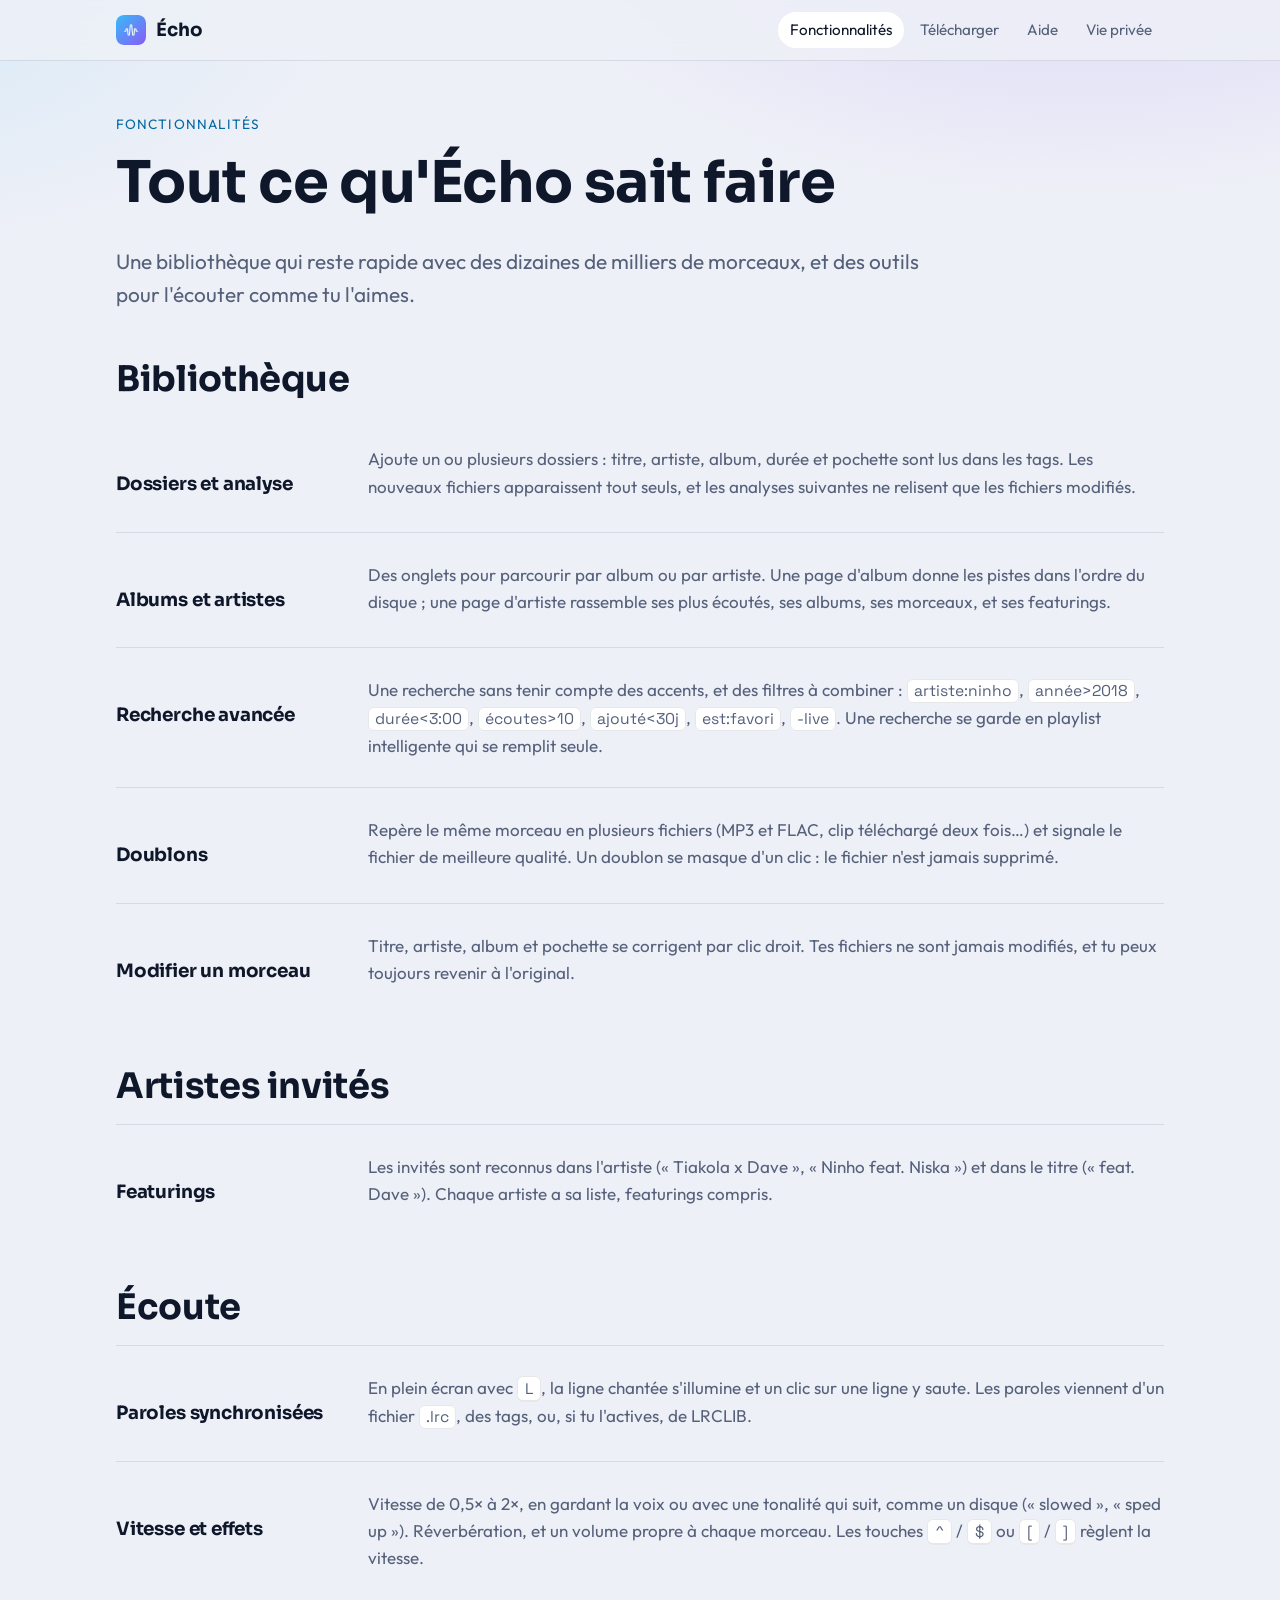
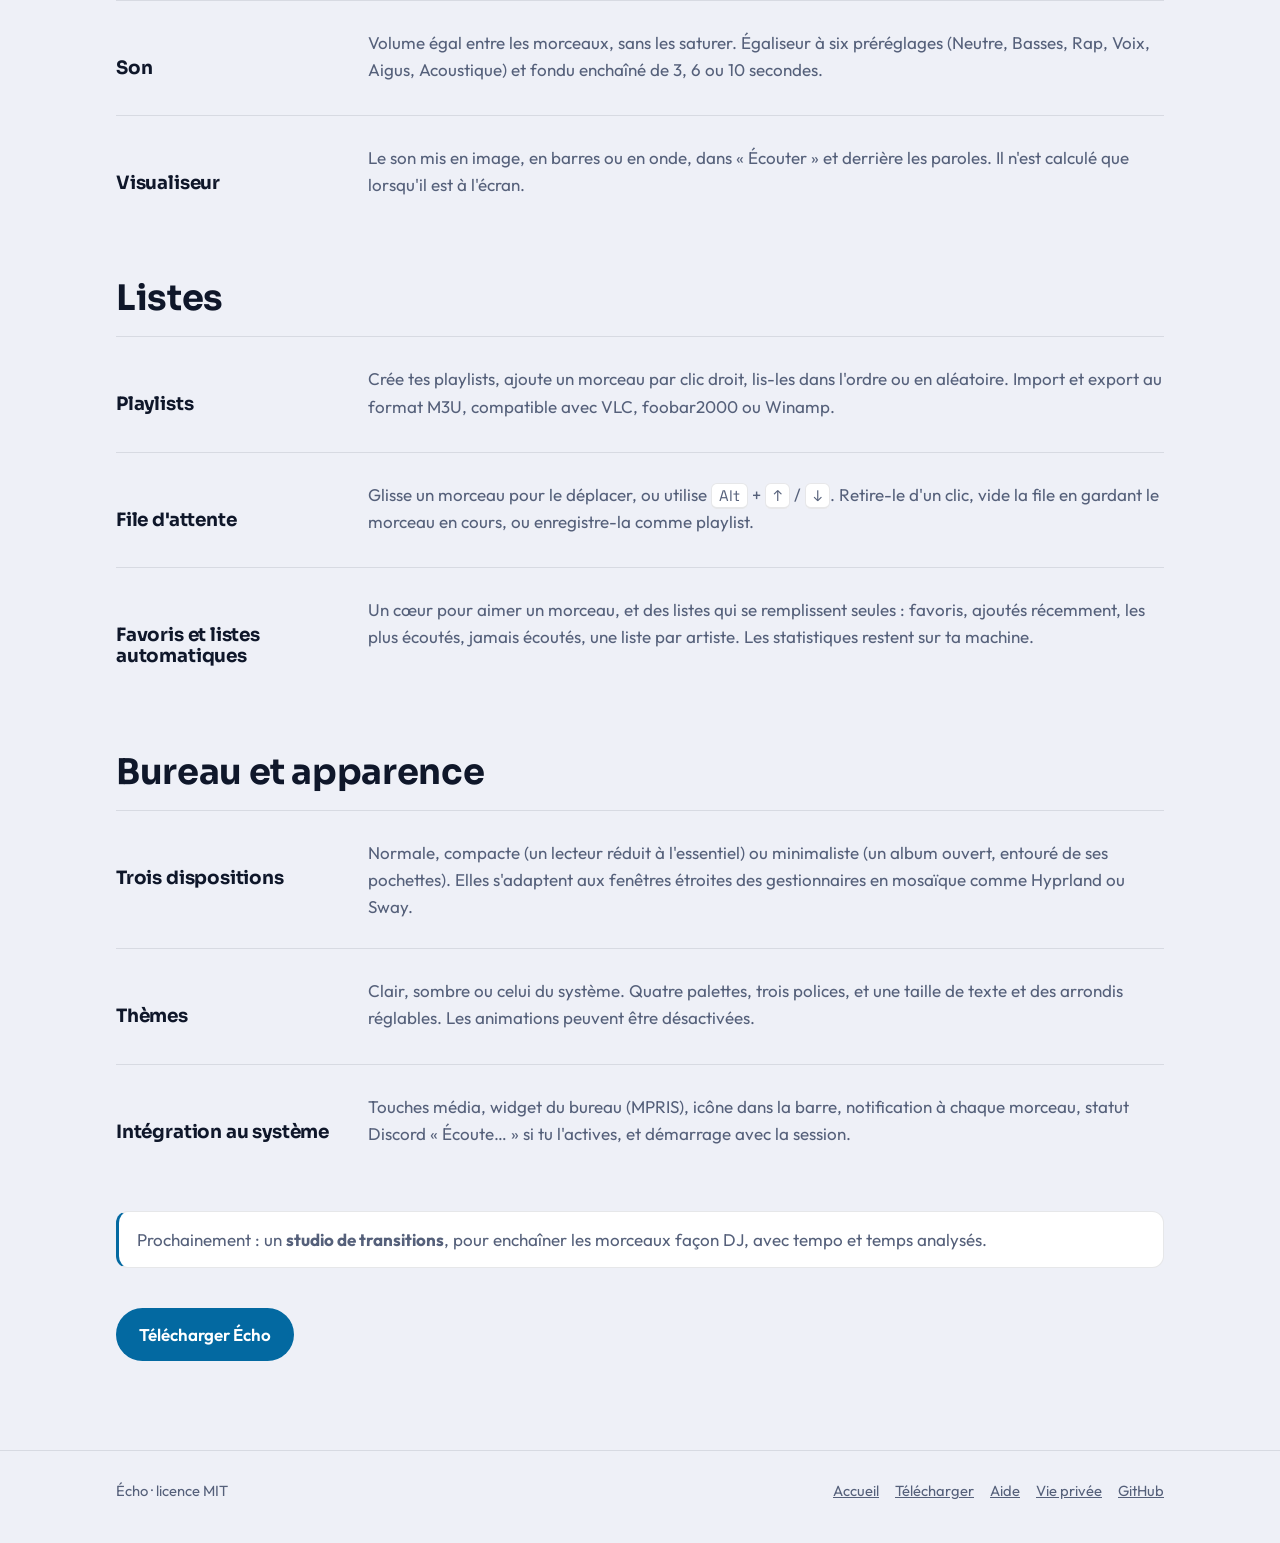
<file: site/fonctionnalites.html>
<!doctype html>
<html lang="fr">
<head>
  <meta charset="utf-8">
  <meta name="viewport" content="width=device-width, initial-scale=1">
  <title>Fonctionnalités · Écho</title>
  <meta name="description" content="Bibliothèque, paroles, albums et artistes, playlists, file d'attente, vitesse et effets, recherche avancée : tout ce qu'Écho sait faire.">
  <meta name="color-scheme" content="dark light">
  <link rel="icon" href="img/favicon.png">
  <link rel="stylesheet" href="styles.css">
</head>
<body>
  <header class="top">
    <div class="wrap">
      <a class="brand" href="index.html"><img src="img/icon.png" alt="" width="30" height="30">Écho</a>
      <nav class="nav" aria-label="Navigation principale">
        <a href="fonctionnalites.html" aria-current="page">Fonctionnalités</a>
        <a href="telecharger.html">Télécharger</a>
        <a href="aide.html">Aide</a>
        <a href="confidentialite.html">Vie privée</a>
      </nav>
    </div>
  </header>

  <main class="wrap page prose">
    <span class="eyebrow">Fonctionnalités</span>
    <h1>Tout ce qu'Écho sait faire</h1>
    <p class="lead">Une bibliothèque qui reste rapide avec des dizaines de milliers de morceaux, et des outils pour l'écouter comme tu l'aimes.</p>

    <h2>Bibliothèque</h2>
    <div class="feature-row"><h3>Dossiers et analyse</h3><p>Ajoute un ou plusieurs dossiers : titre, artiste, album, durée et pochette sont lus dans les tags. Les nouveaux fichiers apparaissent tout seuls, et les analyses suivantes ne relisent que les fichiers modifiés.</p></div>
    <div class="feature-row"><h3>Albums et artistes</h3><p>Des onglets pour parcourir par album ou par artiste. Une page d'album donne les pistes dans l'ordre du disque ; une page d'artiste rassemble ses plus écoutés, ses albums, ses morceaux, et ses featurings.</p></div>
    <div class="feature-row"><h3>Recherche avancée</h3><p>Une recherche sans tenir compte des accents, et des filtres à combiner : <code>artiste:ninho</code>, <code>année&gt;2018</code>, <code>durée&lt;3:00</code>, <code>écoutes&gt;10</code>, <code>ajouté&lt;30j</code>, <code>est:favori</code>, <code>-live</code>. Une recherche se garde en playlist intelligente qui se remplit seule.</p></div>
    <div class="feature-row"><h3>Doublons</h3><p>Repère le même morceau en plusieurs fichiers (MP3 et FLAC, clip téléchargé deux fois…) et signale le fichier de meilleure qualité. Un doublon se masque d'un clic : le fichier n'est jamais supprimé.</p></div>
    <div class="feature-row"><h3>Modifier un morceau</h3><p>Titre, artiste, album et pochette se corrigent par clic droit. Tes fichiers ne sont jamais modifiés, et tu peux toujours revenir à l'original.</p></div>

    <h2>Artistes invités</h2>
    <div class="feature-row"><h3>Featurings</h3><p>Les invités sont reconnus dans l'artiste (« Tiakola x Dave », « Ninho feat. Niska ») et dans le titre (« feat. Dave »). Chaque artiste a sa liste, featurings compris.</p></div>

    <h2>Écoute</h2>
    <div class="feature-row"><h3>Paroles synchronisées</h3><p>En plein écran avec <kbd>L</kbd>, la ligne chantée s'illumine et un clic sur une ligne y saute. Les paroles viennent d'un fichier <code>.lrc</code>, des tags, ou, si tu l'actives, de LRCLIB.</p></div>
    <div class="feature-row"><h3>Vitesse et effets</h3><p>Vitesse de 0,5× à 2×, en gardant la voix ou avec une tonalité qui suit, comme un disque (« slowed », « sped up »). Réverbération, et un volume propre à chaque morceau. Les touches <kbd>^</kbd> / <kbd>$</kbd> ou <kbd>[</kbd> / <kbd>]</kbd> règlent la vitesse.</p></div>
    <div class="feature-row"><h3>Son</h3><p>Volume égal entre les morceaux, sans les saturer. Égaliseur à six préréglages (Neutre, Basses, Rap, Voix, Aigus, Acoustique) et fondu enchaîné de 3, 6 ou 10 secondes.</p></div>
    <div class="feature-row"><h3>Visualiseur</h3><p>Le son mis en image, en barres ou en onde, dans « Écouter » et derrière les paroles. Il n'est calculé que lorsqu'il est à l'écran.</p></div>

    <h2>Listes</h2>
    <div class="feature-row"><h3>Playlists</h3><p>Crée tes playlists, ajoute un morceau par clic droit, lis-les dans l'ordre ou en aléatoire. Import et export au format M3U, compatible avec VLC, foobar2000 ou Winamp.</p></div>
    <div class="feature-row"><h3>File d'attente</h3><p>Glisse un morceau pour le déplacer, ou utilise <kbd>Alt</kbd> + <kbd>↑</kbd> / <kbd>↓</kbd>. Retire-le d'un clic, vide la file en gardant le morceau en cours, ou enregistre-la comme playlist.</p></div>
    <div class="feature-row"><h3>Favoris et listes automatiques</h3><p>Un cœur pour aimer un morceau, et des listes qui se remplissent seules : favoris, ajoutés récemment, les plus écoutés, jamais écoutés, une liste par artiste. Les statistiques restent sur ta machine.</p></div>

    <h2>Bureau et apparence</h2>
    <div class="feature-row"><h3>Trois dispositions</h3><p>Normale, compacte (un lecteur réduit à l'essentiel) ou minimaliste (un album ouvert, entouré de ses pochettes). Elles s'adaptent aux fenêtres étroites des gestionnaires en mosaïque comme Hyprland ou Sway.</p></div>
    <div class="feature-row"><h3>Thèmes</h3><p>Clair, sombre ou celui du système. Quatre palettes, trois polices, et une taille de texte et des arrondis réglables. Les animations peuvent être désactivées.</p></div>
    <div class="feature-row"><h3>Intégration au système</h3><p>Touches média, widget du bureau (MPRIS), icône dans la barre, notification à chaque morceau, statut Discord « Écoute… » si tu l'actives, et démarrage avec la session.</p></div>

    <div class="note" style="margin-top:32px">Prochainement : un <strong>studio de transitions</strong>, pour enchaîner les morceaux façon DJ, avec tempo et temps analysés.</div>

    <p style="margin-top:40px"><a class="btn" href="telecharger.html">Télécharger Écho</a></p>
  </main>

  <footer>
    <div class="wrap">
      <span>Écho · licence MIT</span>
      <nav aria-label="Pied de page">
        <a href="index.html">Accueil</a>
        <a href="telecharger.html">Télécharger</a>
        <a href="aide.html">Aide</a>
        <a href="confidentialite.html">Vie privée</a>
        <a href="https://github.com/wave3k/echo-player">GitHub</a>
      </nav>
    </div>
  </footer>
</body>
</html>
</file>
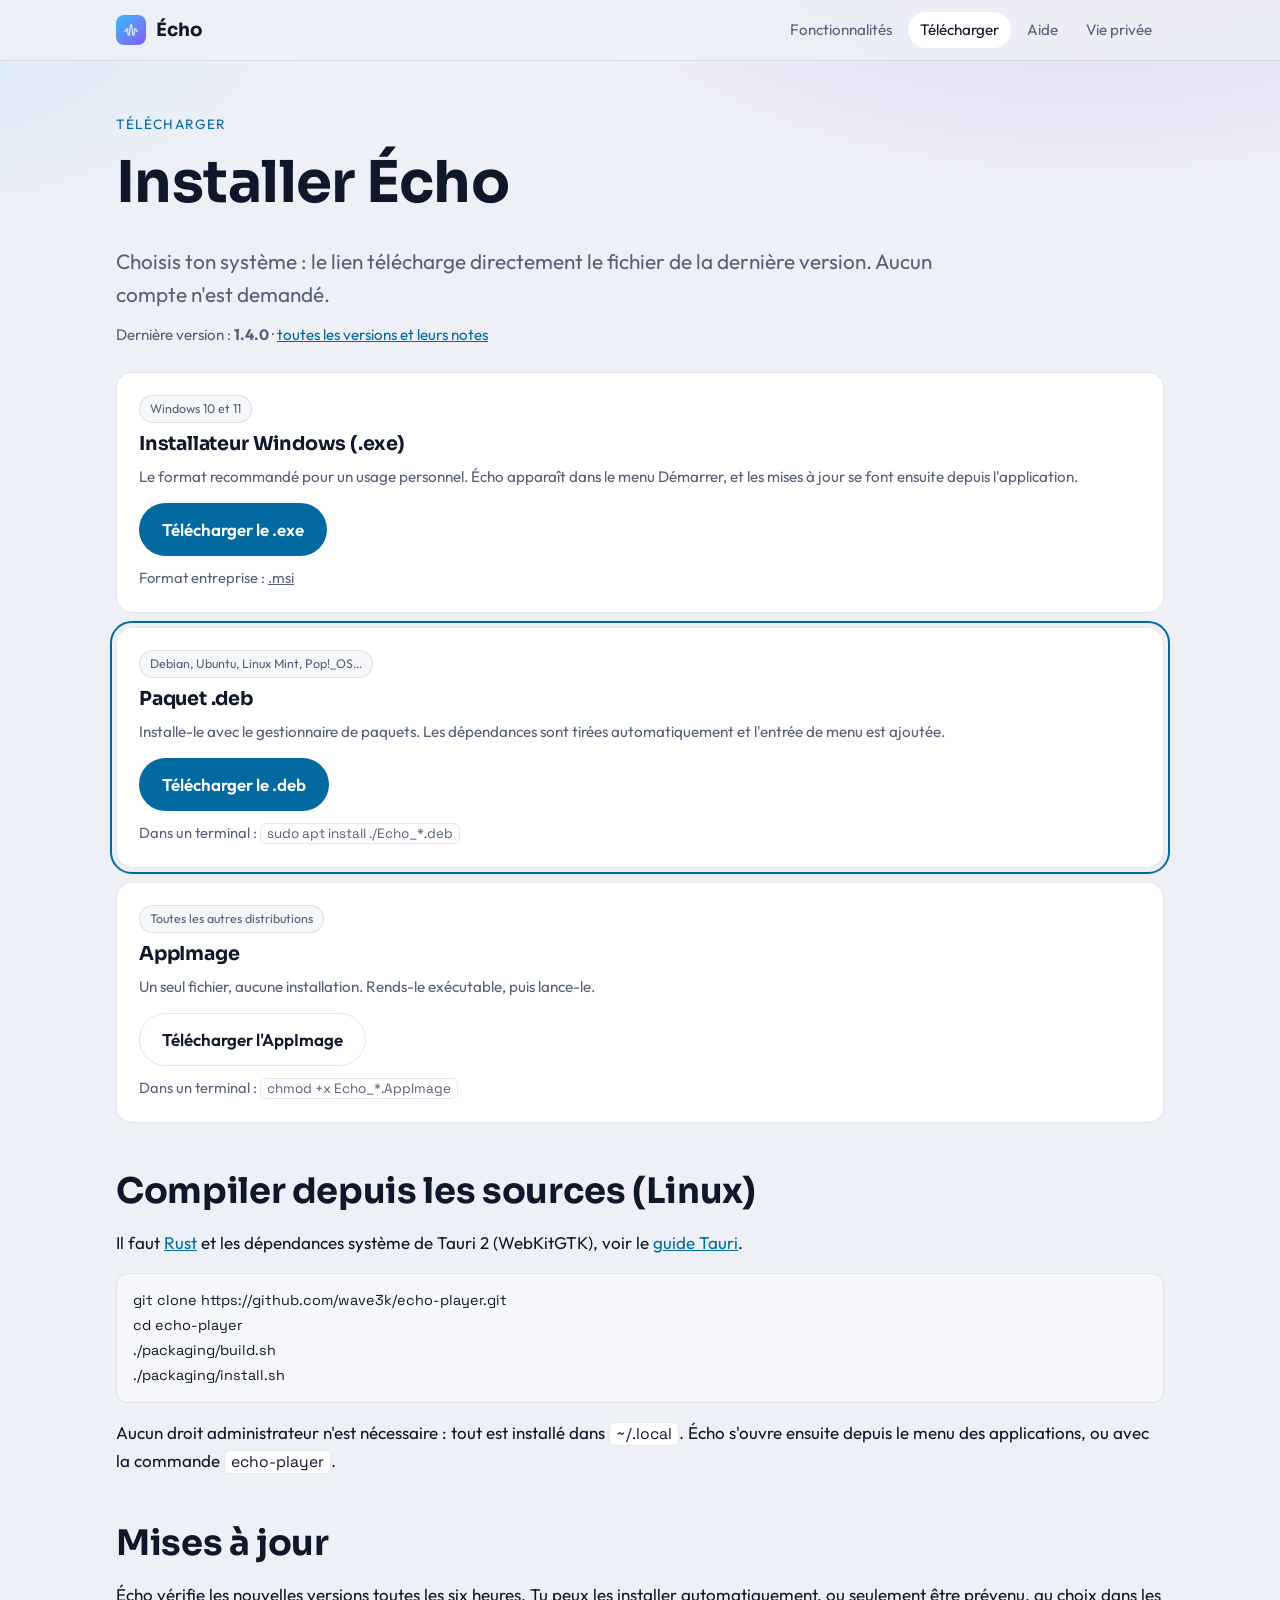
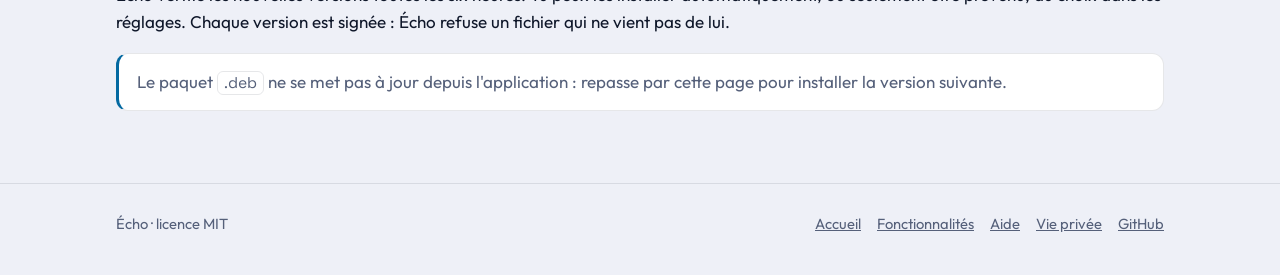
<file: site/telecharger.html>
<!doctype html>
<html lang="fr">
<head>
  <meta charset="utf-8">
  <meta name="viewport" content="width=device-width, initial-scale=1">
  <title>Télécharger · Écho</title>
  <meta name="description" content="Télécharge Écho pour Windows ou Linux : installateur, paquet .deb, AppImage, ou compilation depuis les sources.">
  <meta name="color-scheme" content="dark light">
  <link rel="icon" href="img/favicon.png">
  <link rel="stylesheet" href="styles.css">
</head>
<body>
  <header class="top">
    <div class="wrap">
      <a class="brand" href="index.html"><img src="img/icon.png" alt="" width="30" height="30">Écho</a>
      <nav class="nav" aria-label="Navigation principale">
        <a href="fonctionnalites.html">Fonctionnalités</a>
        <a href="telecharger.html" aria-current="page">Télécharger</a>
        <a href="aide.html">Aide</a>
        <a href="confidentialite.html">Vie privée</a>
      </nav>
    </div>
  </header>

  <main class="wrap page prose">
    <span class="eyebrow">Télécharger</span>
    <h1>Installer Écho</h1>
    <p class="lead">Choisis ton système : le lien télécharge directement le fichier de la dernière version. Aucun compte n'est demandé.</p>
    <p class="dl-version" id="dl-version">Dernière version : <strong id="dl-num">1.4.0</strong> · <a href="https://github.com/wave3k/echo-player/releases">toutes les versions et leurs notes</a></p>

    <div class="dl-grid one-col">
      <article class="dl" data-os="windows">
        <span class="dl-tag">Windows 10 et 11</span>
        <h3>Installateur Windows (.exe)</h3>
        <p>Le format recommandé pour un usage personnel. Écho apparaît dans le menu Démarrer, et les mises à jour se font ensuite depuis l'application.</p>
        <a class="btn" href="https://github.com/wave3k/echo-player/releases/download/v1.4.0/Echo_1.4.0_x64-setup.exe" data-asset="exe">Télécharger le .exe</a>
        <p class="alt">Format entreprise : <a href="https://github.com/wave3k/echo-player/releases/download/v1.4.0/Echo_1.4.0_x64_en-US.msi" data-asset="msi">.msi</a></p>
      </article>

      <article class="dl" data-os="linux">
        <span class="dl-tag">Debian, Ubuntu, Linux Mint, Pop!_OS…</span>
        <h3>Paquet .deb</h3>
        <p>Installe-le avec le gestionnaire de paquets. Les dépendances sont tirées automatiquement et l'entrée de menu est ajoutée.</p>
        <a class="btn" href="https://github.com/wave3k/echo-player/releases/download/v1.4.0/Echo_1.4.0_amd64.deb" data-asset="deb">Télécharger le .deb</a>
        <p class="alt">Dans un terminal : <code>sudo apt install ./Echo_*.deb</code></p>
      </article>

      <article class="dl" data-os="linux">
        <span class="dl-tag">Toutes les autres distributions</span>
        <h3>AppImage</h3>
        <p>Un seul fichier, aucune installation. Rends-le exécutable, puis lance-le.</p>
        <a class="btn ghost" href="https://github.com/wave3k/echo-player/releases/download/v1.4.0/Echo_1.4.0_amd64.AppImage" data-asset="appimage">Télécharger l'AppImage</a>
        <p class="alt">Dans un terminal : <code>chmod +x Echo_*.AppImage</code></p>
      </article>
    </div>

    <h2 id="sources">Compiler depuis les sources (Linux)</h2>
    <p>Il faut <a href="https://rustup.rs">Rust</a> et les dépendances système de Tauri 2 (WebKitGTK), voir le <a href="https://v2.tauri.app/start/prerequisites/#linux">guide Tauri</a>.</p>
    <pre><code>git clone https://github.com/wave3k/echo-player.git
cd echo-player
./packaging/build.sh
./packaging/install.sh</code></pre>
    <p>Aucun droit administrateur n'est nécessaire : tout est installé dans <code>~/.local</code>. Écho s'ouvre ensuite depuis le menu des applications, ou avec la commande <code>echo-player</code>.</p>

    <h2>Mises à jour</h2>
    <p>Écho vérifie les nouvelles versions toutes les six heures. Tu peux les installer automatiquement, ou seulement être prévenu, au choix dans les réglages. Chaque version est signée : Écho refuse un fichier qui ne vient pas de lui.</p>
    <div class="note">Le paquet <code>.deb</code> ne se met pas à jour depuis l'application : repasse par cette page pour installer la version suivante.</div>
  </main>

  <footer>
    <div class="wrap">
      <span>Écho · licence MIT</span>
      <nav aria-label="Pied de page">
        <a href="index.html">Accueil</a>
        <a href="fonctionnalites.html">Fonctionnalités</a>
        <a href="aide.html">Aide</a>
        <a href="confidentialite.html">Vie privée</a>
        <a href="https://github.com/wave3k/echo-player">GitHub</a>
      </nav>
    </div>
  </footer>

  <script src="script.js" defer></script>
</body>
</html>
</file>
<file: site/styles.css>
@font-face { font-family: "Outfit"; src: url("fonts/outfit.woff2") format("woff2"); font-weight: 100 900; font-display: swap; }
@font-face { font-family: "Sora"; src: url("fonts/sora.woff2") format("woff2"); font-weight: 100 800; font-display: swap; }
@font-face { font-family: "Space Grotesk"; src: url("fonts/space_grotesk.woff2") format("woff2"); font-weight: 300 700; font-display: swap; }

:root {
  --bg: #0d0d12; --panel: #15151c; --panel2: #101018; --line: rgba(255, 255, 255, 0.08);
  --text: #eef0f7; --muted: #9aa0b4;
  --accent: #38bdf8; --accent2: #8b5cf6; --accent-ink: #06121a;
  --radius: 16px; --max: 1080px;
}
@media (prefers-color-scheme: light) {
  :root:not([data-theme="dark"]) {
    --bg: #eef0f7; --panel: #ffffff; --panel2: #f6f7fb; --line: rgba(15, 23, 42, 0.1);
    --text: #0f172a; --muted: #55607a;
    --accent: #0369a1; --accent2: #7c3aed; --accent-ink: #ffffff;
  }
}

* { box-sizing: border-box; }
html { scroll-behavior: smooth; }
body {
  margin: 0; background: var(--bg); color: var(--text);
  font-family: "Outfit", system-ui, sans-serif; font-size: 17px; line-height: 1.6;
  background-image: radial-gradient(60rem 30rem at 85% -10%, rgba(139, 92, 246, 0.18), transparent 60%),
                    radial-gradient(50rem 26rem at -10% 0%, rgba(56, 189, 248, 0.12), transparent 60%);
  background-attachment: fixed;
  overflow-x: hidden;
}
h1, h2, h3 { font-family: "Sora", "Outfit", sans-serif; line-height: 1.15; margin: 0 0 0.5em; letter-spacing: -0.01em; }
h1 { font-size: clamp(2.2rem, 6vw, 3.6rem); }
h2 { font-size: clamp(1.6rem, 4vw, 2.2rem); margin-top: 0; }
h3 { font-size: 1.15rem; }
p { margin: 0 0 1em; }
a { color: var(--accent); }
img, video { max-width: 100%; display: block; }
.wrap { max-width: var(--max); margin: 0 auto; padding: 0 16px; }
.muted { color: var(--muted); }
.grad {
  background: linear-gradient(90deg, var(--accent), var(--accent2));
  -webkit-background-clip: text; background-clip: text; color: transparent;
}

/* En-tête */
.top { position: sticky; top: 0; z-index: 10; backdrop-filter: blur(12px); -webkit-backdrop-filter: blur(12px);
  background: color-mix(in srgb, var(--bg) 80%, transparent); border-bottom: 1px solid var(--line); }
.top .wrap { display: flex; align-items: center; gap: 16px; min-height: 60px; flex-wrap: wrap; padding-top: 10px; padding-bottom: 10px; }
.brand { display: inline-flex; align-items: center; gap: 10px; font-family: "Sora", sans-serif; font-weight: 700; font-size: 1.15rem; color: var(--text); text-decoration: none; }
.brand img { width: 30px; height: 30px; border-radius: 8px; }
.nav { display: flex; gap: 4px; margin-left: auto; flex-wrap: wrap; }
.nav a { color: var(--muted); text-decoration: none; padding: 6px 12px; border-radius: 999px; font-size: 0.95rem; }
.nav a:hover, .nav a[aria-current="page"] { color: var(--text); background: var(--panel); }

/* Boutons */
.btn { display: inline-flex; align-items: center; gap: 8px; padding: 12px 22px; border-radius: 999px; font: inherit; font-weight: 600;
  text-decoration: none; border: 1px solid transparent; cursor: pointer; background: var(--accent); color: var(--accent-ink); }
.btn:hover { filter: brightness(1.08); }
.btn.ghost { background: transparent; color: var(--text); border-color: var(--line); }
.btn.ghost:hover { background: var(--panel); }
.btn:focus-visible, .nav a:focus-visible, a:focus-visible { outline: 2px solid var(--accent); outline-offset: 3px; }
.actions { display: flex; gap: 12px; flex-wrap: wrap; margin: 28px 0 0; }

/* Accueil */
.hero { padding-top: 72px; padding-bottom: 40px; text-align: left; }
.eyebrow { display: inline-block; font-size: 0.85rem; letter-spacing: 0.08em; text-transform: uppercase; color: var(--accent); margin-bottom: 14px; }
.lead { font-size: clamp(1.1rem, 2.4vw, 1.3rem); color: var(--muted); max-width: 40em; }
.video { margin: 40px 0 0; border-radius: var(--radius); overflow: hidden; border: 1px solid var(--line);
  box-shadow: 0 30px 80px -30px rgba(56, 189, 248, 0.35); background: #000; }
.video video { width: 100%; height: auto; }

section.block { padding-top: 56px; padding-bottom: 56px; }
.cards { display: grid; grid-template-columns: repeat(auto-fit, minmax(230px, 1fr)); gap: 16px; margin-top: 24px; }
.card { background: var(--panel); border: 1px solid var(--line); border-radius: var(--radius); padding: 22px; }
.card .ico { font-size: 1.6rem; margin-bottom: 8px; }
.card p { margin: 0; color: var(--muted); font-size: 0.98rem; }

.steps { counter-reset: step; list-style: none; padding: 0; margin: 24px 0 0; display: grid; gap: 14px; }
.steps li { counter-increment: step; display: grid; grid-template-columns: 40px 1fr; gap: 14px; align-items: start;
  background: var(--panel); border: 1px solid var(--line); border-radius: var(--radius); padding: 16px 18px; }
.steps li::before { content: counter(step); display: grid; place-items: center; width: 40px; height: 40px; border-radius: 50%;
  background: linear-gradient(135deg, var(--accent), var(--accent2)); color: var(--accent-ink); font-weight: 700; font-family: "Sora", sans-serif; }
.steps li p { margin: 0; color: var(--muted); }

.cta { text-align: center; background: var(--panel); border: 1px solid var(--line); border-radius: 24px; padding: 40px 20px; }
.cta p { color: var(--muted); }

/* Pages intérieures */
.page { padding-top: 48px; padding-bottom: 24px; }
.page .lead { margin-bottom: 8px; }
.prose h2 { margin-top: 48px; }
.prose h3 { margin-top: 28px; }
.prose ul { padding-left: 1.2em; }
.prose li { margin-bottom: 0.4em; }

.scroll { overflow-x: auto; margin: 16px 0 8px; }
table { width: 100%; border-collapse: collapse; font-size: 0.98rem; }
td { overflow-wrap: anywhere; }
th, td { text-align: left; padding: 12px 10px; border-bottom: 1px solid var(--line); vertical-align: top; }
th { color: var(--muted); font-weight: 600; font-size: 0.88rem; text-transform: uppercase; letter-spacing: 0.05em; }
kbd { font-family: "Space Grotesk", sans-serif; font-size: 0.9em; background: var(--panel); border: 1px solid var(--line);
  border-bottom-width: 2px; border-radius: 6px; padding: 2px 7px; white-space: nowrap; }
code, pre { font-family: "Space Grotesk", ui-monospace, monospace; font-size: 0.92em; }
code { background: var(--panel); border: 1px solid var(--line); border-radius: 6px; padding: 1px 6px; }
pre { background: var(--panel2); border: 1px solid var(--line); border-radius: 12px; padding: 14px 16px; overflow-x: auto; }
pre code { background: none; border: 0; padding: 0; }
.note { background: var(--panel); border: 1px solid var(--line); border-left: 3px solid var(--accent); border-radius: 12px; padding: 14px 18px; color: var(--muted); }

.feature-row { display: grid; grid-template-columns: 1fr; gap: 14px; padding: 28px 0; border-top: 1px solid var(--line); }
.feature-row:first-of-type { border-top: 0; }
.feature-row p { color: var(--muted); margin: 0; }

footer { border-top: 1px solid var(--line); margin-top: 48px; padding: 28px 0 40px; color: var(--muted); font-size: 0.92rem; }
footer .wrap { display: flex; flex-wrap: wrap; gap: 12px 24px; justify-content: space-between; align-items: center; }
footer nav { display: flex; gap: 16px; flex-wrap: wrap; }
footer a { color: var(--muted); }

@media (min-width: 760px) {
  .feature-row { grid-template-columns: 220px 1fr; gap: 32px; }
  .steps { grid-template-columns: repeat(3, 1fr); }
  .steps li { grid-template-columns: 1fr; }
  .hero { padding-top: 96px; padding-bottom: 56px; }
}
@media (prefers-reduced-motion: reduce) {
  html { scroll-behavior: auto; }
}

/* ---------- Accueil v2 ---------- */
.btn.big { padding: 16px 28px; font-size: 1.05rem; }
.btn .os { font-weight: 500; opacity: 0.8; font-size: 0.9em; }
.hero-copy { max-width: 820px; }
.hero h1 { margin-bottom: 0.4em; }
.hero-meta { margin-top: 18px; display: flex; flex-wrap: wrap; gap: 8px 14px; color: var(--muted); font-size: 0.95rem; }
.hero-meta span::before { content: "✓ "; color: var(--accent); font-weight: 700; }

.shot { margin: 0; border-radius: var(--radius); overflow: hidden; border: 1px solid var(--line); background: var(--panel);
  box-shadow: 0 40px 90px -40px rgba(56, 189, 248, 0.35), 0 0 0 1px rgba(255, 255, 255, 0.02); }
.shot img { width: 100%; height: auto; }
.shot figcaption { padding: 12px 16px; font-size: 0.92rem; color: var(--muted); border-top: 1px solid var(--line); }
.shot.hero-shot { margin-top: 56px; }

.gallery { display: grid; grid-template-columns: 1fr; gap: 18px; margin-top: 28px; }
.gallery .shot { margin: 0; }

.showcase { display: grid; gap: 48px; margin-top: 28px; }
.showcase-row { display: grid; gap: 24px; align-items: center; }
.showcase-row h3 { font-size: 1.5rem; margin-bottom: 10px; }
.showcase-row p { color: var(--muted); margin: 0 0 12px; }
.showcase-row ul { list-style: none; padding: 0; margin: 14px 0 0; display: grid; gap: 8px; }
.showcase-row li { color: var(--muted); padding-left: 22px; position: relative; }
.showcase-row li::before { content: ""; position: absolute; left: 0; top: 0.65em; width: 8px; height: 8px; border-radius: 50%;
  background: linear-gradient(135deg, var(--accent), var(--accent2)); }
.showcase-row .tag { display: inline-block; font-size: 0.8rem; letter-spacing: 0.08em; text-transform: uppercase; color: var(--accent); margin-bottom: 8px; }

.pillars { display: grid; gap: 16px; margin-top: 28px; }
.pillar { background: var(--panel); border: 1px solid var(--line); border-radius: var(--radius); padding: 26px; }
.pillar h3 { font-size: 1.25rem; }
.pillar p { color: var(--muted); margin: 0; }

.quote { font-family: "Sora", sans-serif; font-size: clamp(1.4rem, 3.4vw, 2rem); line-height: 1.35; margin: 0; letter-spacing: -0.01em; }
.quote small { display: block; margin-top: 14px; font-family: "Outfit", sans-serif; font-size: 1rem; color: var(--muted); }

.never { display: grid; gap: 10px; margin-top: 24px; padding: 0; list-style: none; }
.never li { display: flex; gap: 14px; align-items: baseline; background: var(--panel); border: 1px solid var(--line); border-radius: 12px; padding: 14px 18px; }
.never li b { color: var(--text); font-weight: 600; min-width: 170px; }
.never li span { color: var(--muted); }

.dl-grid { display: grid; gap: 14px; margin-top: 24px; }
.dl { display: flex; flex-direction: column; gap: 10px; background: var(--panel); border: 1px solid var(--line); border-radius: var(--radius); padding: 22px; }
.dl.primary { border-color: color-mix(in srgb, var(--accent) 60%, transparent); box-shadow: 0 0 0 1px color-mix(in srgb, var(--accent) 30%, transparent) inset; }
.dl h3 { margin: 0; font-size: 1.2rem; }
.dl p { margin: 0; color: var(--muted); font-size: 0.95rem; }
.dl .btn { align-self: flex-start; margin-top: 4px; }
.dl .alt { font-size: 0.92rem; color: var(--muted); }
.dl .alt a { color: var(--muted); }
.dl-tag { display: inline-block; align-self: flex-start; font-size: 0.78rem; padding: 3px 10px; border-radius: 999px; background: var(--panel2); border: 1px solid var(--line); color: var(--muted); }
.dl-version { color: var(--muted); font-size: 0.95rem; margin: 12px 0 0; }
.dl.is-detected { outline: 2px solid var(--accent); outline-offset: 4px; }

.faq { margin-top: 24px; display: grid; gap: 10px; }
.faq details { background: var(--panel); border: 1px solid var(--line); border-radius: 12px; padding: 16px 20px; }
.faq summary { cursor: pointer; font-weight: 600; list-style: none; display: flex; justify-content: space-between; gap: 16px; }
.faq summary::-webkit-details-marker { display: none; }
.faq summary::after { content: "+"; color: var(--accent); font-size: 1.3rem; line-height: 1; }
.faq details[open] summary::after { content: "−"; }
.faq details p { color: var(--muted); margin: 12px 0 0; }

.final { text-align: center; padding: 56px 20px; border-radius: 24px; border: 1px solid var(--line);
  background: linear-gradient(135deg, color-mix(in srgb, var(--accent) 14%, var(--panel)), color-mix(in srgb, var(--accent2) 14%, var(--panel))); }
.final p { color: var(--muted); max-width: 36em; margin-left: auto; margin-right: auto; }

.notice { font-size: 0.92rem; color: var(--muted); }

@media (min-width: 760px) {
  .gallery { grid-template-columns: 1fr 1fr; }
  .gallery .shot.wide { grid-column: 1 / -1; }
  .pillars { grid-template-columns: repeat(3, 1fr); }
  .dl-grid { grid-template-columns: repeat(3, 1fr); }
  .showcase-row { grid-template-columns: 1fr 1.25fr; gap: 40px; }
  .showcase-row.flip .txt { order: 2; }
  .never li { align-items: baseline; }
}
@media (max-width: 759px) {
  .never li { flex-direction: column; gap: 4px; }
  .never li b { min-width: 0; }
  .hero-meta { flex-direction: column; }
}
.dl-grid.one-col { grid-template-columns: 1fr; }
.more-features { margin-top: 48px; }
</file>
